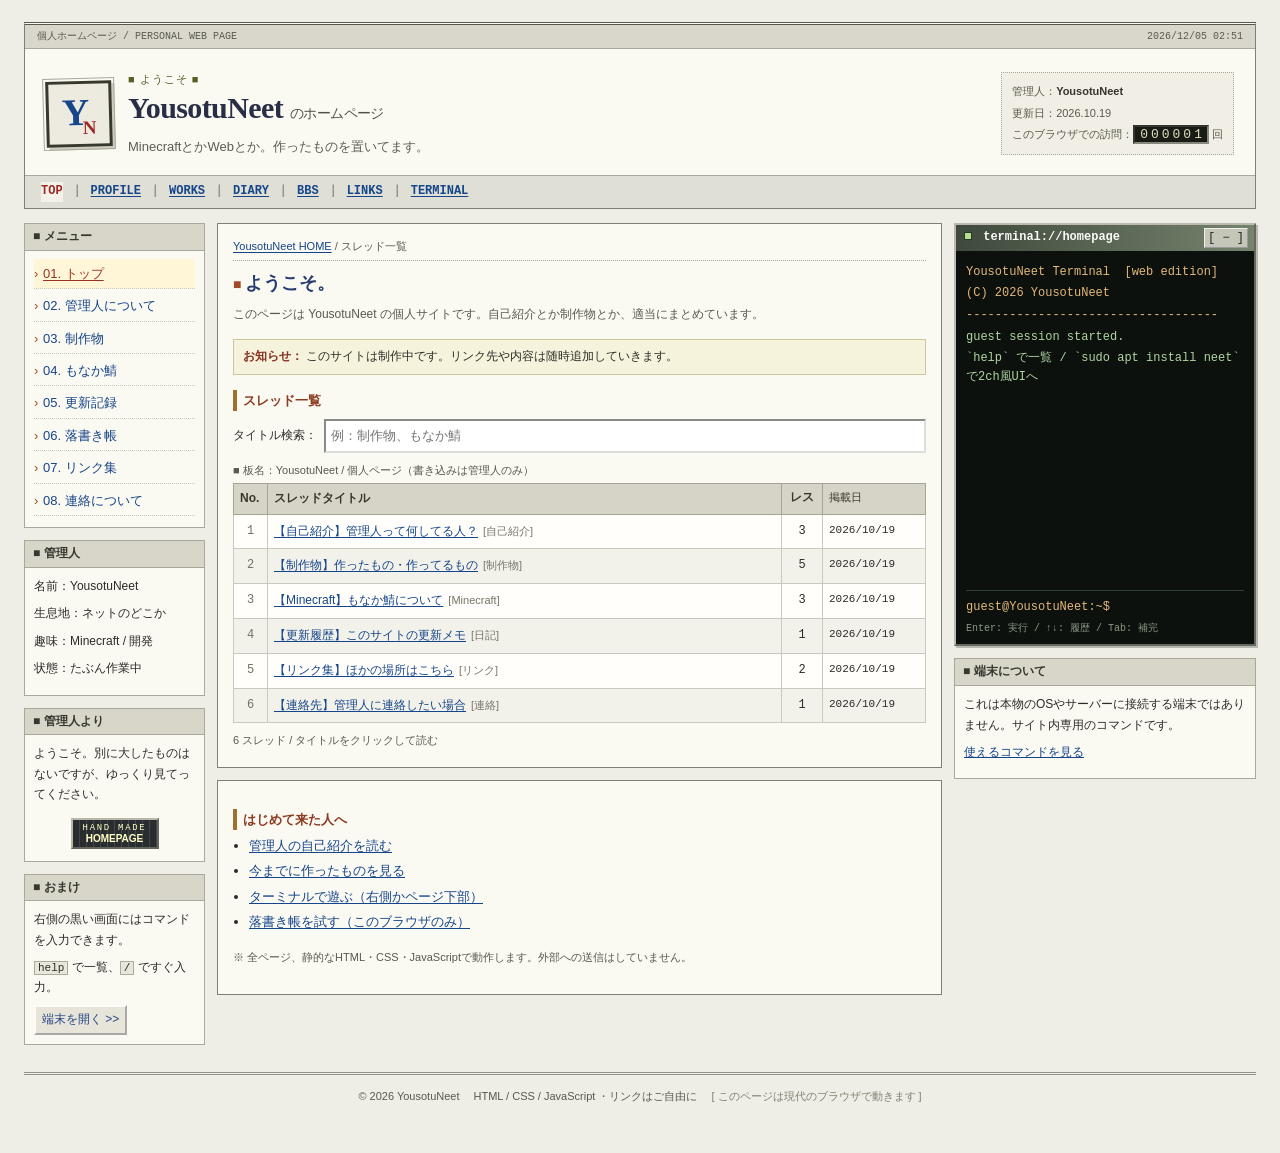
<file: index.html>
<!doctype html>
<html lang="ja">
<head>
  <meta charset="utf-8">
  <meta name="viewport" content="width=device-width, initial-scale=1">
  <meta name="theme-color" content="#edeae0">
  <meta name="description" content="YousotuNeet の個人ホームページ。Minecraft、制作物、雑記など。">
  <title>YousotuNeet's Home Page</title>
  <link rel="icon" href="assets/favicon.svg" type="image/svg+xml">
  <link rel="stylesheet" href="styles.css">
  <script src="data.js" defer></script>
  <script src="app.js" defer></script>
</head>
<body>
  <a class="skip-link" href="#contents">本文へ移動</a>
  <div class="site-shell">
    <header class="masthead">
      <div class="top-notice"><span>個人ホームページ / PERSONAL WEB PAGE</span><span class="clock" id="clock">----/--/-- --:--</span></div>
      <div class="neet-board-header" aria-label="YousotuNeetちゃんねる">
        <div class="neet-board-name">YousotuNeetちゃんねる</div>
        <div class="neet-board-tagline">～ 管理人の趣味と制作物を勝手に語る板 ～</div>
        <p>ここは YousotuNeet の個人サイトです。実際の2chとは無関係です。</p>
      </div>
      <div class="title-row">
        <div class="title-main">
          <div class="site-stamp" aria-hidden="true">Y<span>N</span></div>
          <div>
            <p class="micro">■ ようこそ ■</p>
            <h1>YousotuNeet <span class="title-suffix">のホームページ</span></h1>
            <p class="description" id="site-description">MinecraftとかWebとか。作ったものを置いてます。</p>
          </div>
        </div>
        <div class="header-meta">
          <div>管理人：<strong>YousotuNeet</strong></div>
          <div>更新日：<time id="site-updated">2026.10.19</time></div>
          <div>このブラウザでの訪問：<output id="visit-counter">000001</output> 回</div>
        </div>
      </div>
      <nav class="top-links" aria-label="上部ナビゲーション">
        <a href="#home">TOP</a><span>｜</span>
        <a href="#thread/profile">PROFILE</a><span>｜</span>
        <a href="#thread/works">WORKS</a><span>｜</span>
        <a href="#thread/log">DIARY</a><span>｜</span>
        <a href="#guestbook">BBS</a><span>｜</span>
        <a href="#thread/links">LINKS</a><span>｜</span>
        <a href="#terminal-column">TERMINAL</a>
      </nav>
    </header>

    <div class="page-grid">
      <aside class="sidebar" aria-label="サイトメニュー">
        <section class="side-box">
          <h2>■ メニュー</h2>
          <ul class="folder-menu">
            <li><a href="#home">01. トップ</a></li>
            <li><a href="#thread/profile">02. 管理人について</a></li>
            <li><a href="#thread/works">03. 制作物</a></li>
            <li><a href="#thread/monaka">04. もなか鯖</a></li>
            <li><a href="#thread/log">05. 更新記録</a></li>
            <li><a href="#guestbook">06. 落書き帳</a></li>
            <li><a href="#thread/links">07. リンク集</a></li>
            <li><a href="#thread/contact">08. 連絡について</a></li>
          </ul>
        </section>
        <section class="side-box mini-profile">
          <h2>■ 管理人</h2>
          <p>名前：YousotuNeet</p>
          <p>生息地：ネットのどこか</p>
          <p>趣味：Minecraft / 開発</p>
          <p>状態：たぶん作業中</p>
        </section>
        <section class="side-box">
          <h2>■ 管理人より</h2>
          <p>ようこそ。別に大したものはないですが、ゆっくり見てってください。</p>
          <div class="retro-banner" aria-label="HTML 直書き風のホームページ"><span>HAND MADE</span><strong>HOMEPAGE</strong></div>
        </section>
        <section class="side-box shell-tip">
          <h2>■ おまけ</h2>
          <p>右側の黒い画面にはコマンドを入力できます。</p>
          <p><kbd>help</kbd> で一覧、<kbd>/</kbd> ですぐ入力。</p>
          <button id="focus-terminal" class="old-button" type="button">端末を開く &gt;&gt;</button>
        </section>
      </aside>

      <main id="contents" class="main-content" tabindex="-1">
        <div id="view" aria-live="polite"></div>
      </main>

      <aside class="terminal-column" id="terminal-column" aria-label="ターミナル">
        <div class="terminal-outer">
          <div class="terminal-titlebar">
            <span><span class="indicator" aria-hidden="true"></span> terminal://homepage</span>
            <button type="button" id="terminal-toggle" aria-expanded="true" aria-controls="terminal-inner">[ − ]</button>
          </div>
          <div class="terminal-inner" id="terminal-inner">
            <div id="terminal-output" class="terminal-output" role="log" aria-live="polite" aria-relevant="additions"></div>
            <form class="terminal-prompt" id="terminal-form" autocomplete="off">
              <label for="terminal-input">guest@YousotuNeet:~$</label>
              <input id="terminal-input" type="text" spellcheck="false" autocapitalize="off" autocomplete="off" aria-label="コマンドを入力" maxlength="200">
            </form>
            <div class="terminal-hint">Enter: 実行 / ↑↓: 履歴 / Tab: 補完</div>
          </div>
        </div>
        <div class="side-box about-terminal">
          <h2>■ 端末について</h2>
          <p>これは本物のOSやサーバーに接続する端末ではありません。サイト内専用のコマンドです。</p>
          <p><button class="link-button" id="terminal-help" type="button">使えるコマンドを見る</button></p>
        </div>
      </aside>
    </div>

    <footer class="site-footer">
      <span>© <span id="copyright-year">2026</span> YousotuNeet</span>
      <span>HTML / CSS / JavaScript ・リンクはご自由に</span>
      <span class="footer-glyph">[ このページは現代のブラウザで動きます ]</span>
    </footer>
  </div>
</body>
</html>
</file>
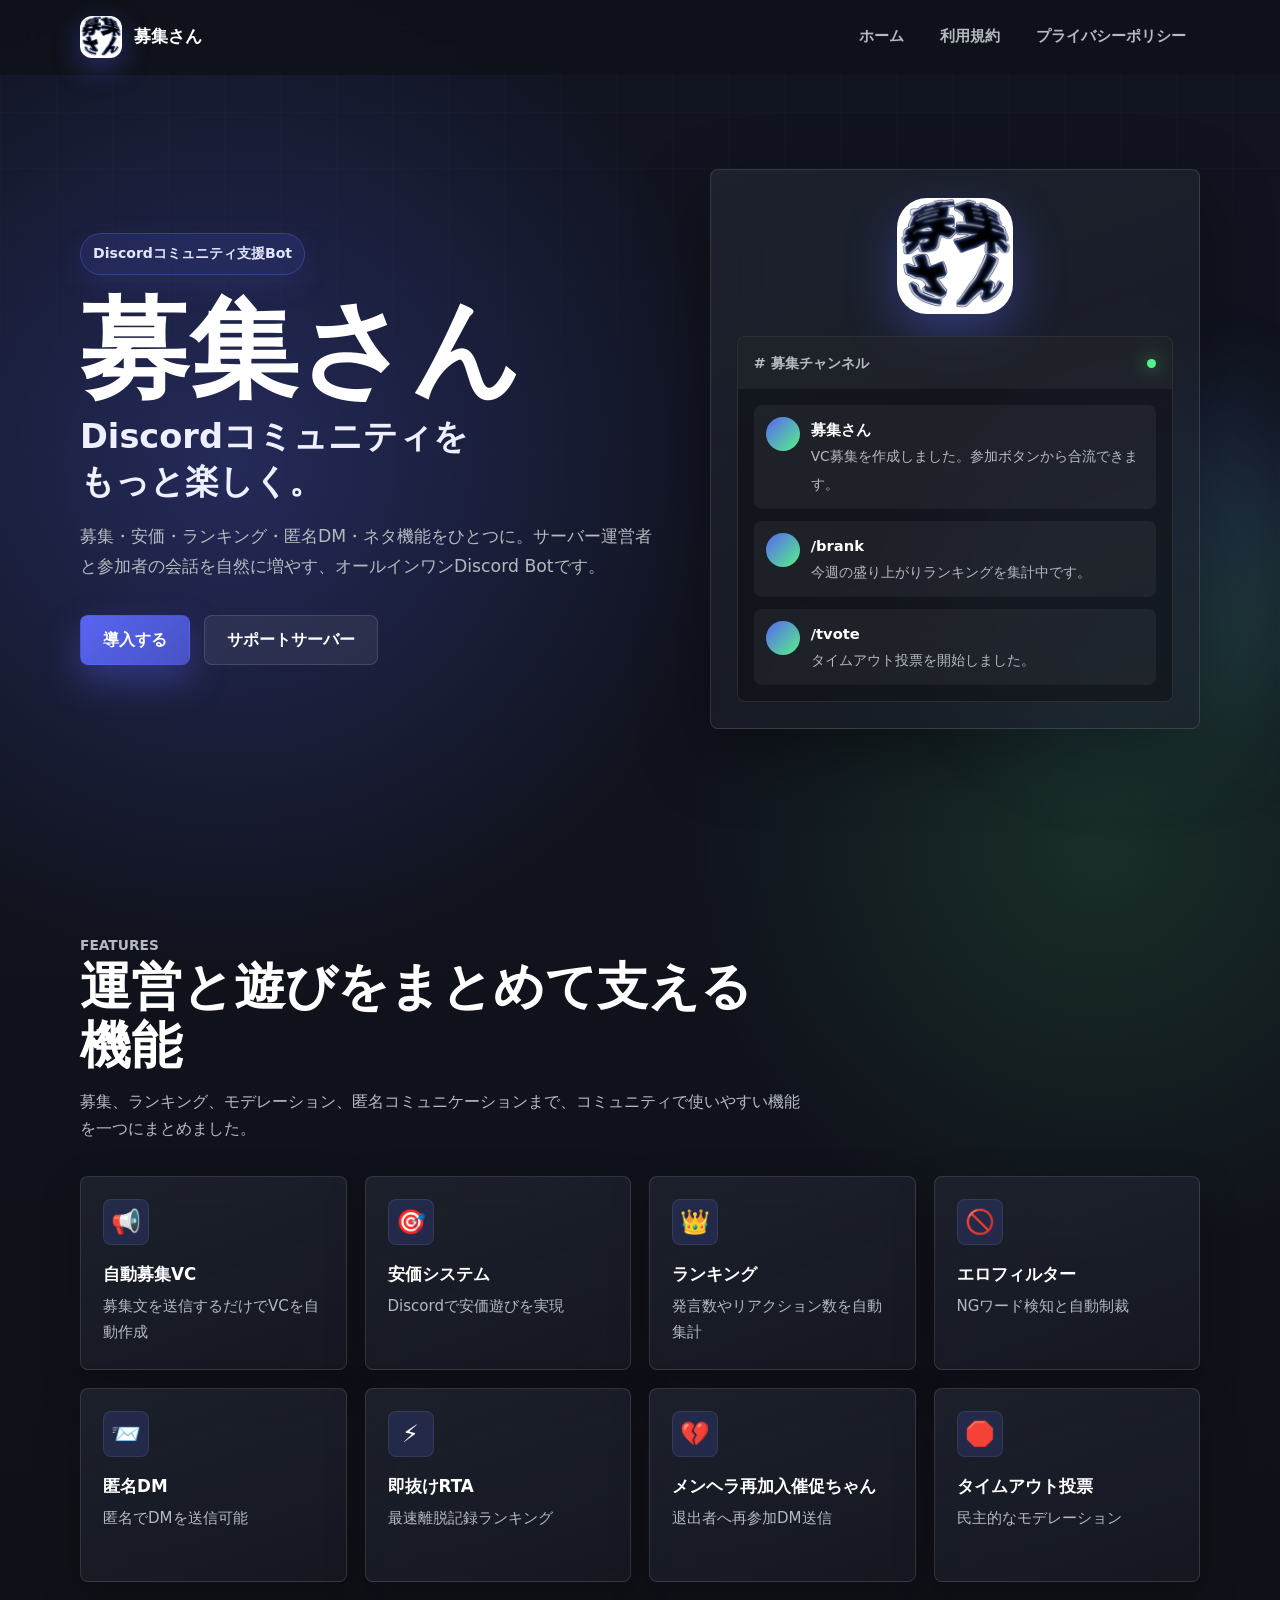
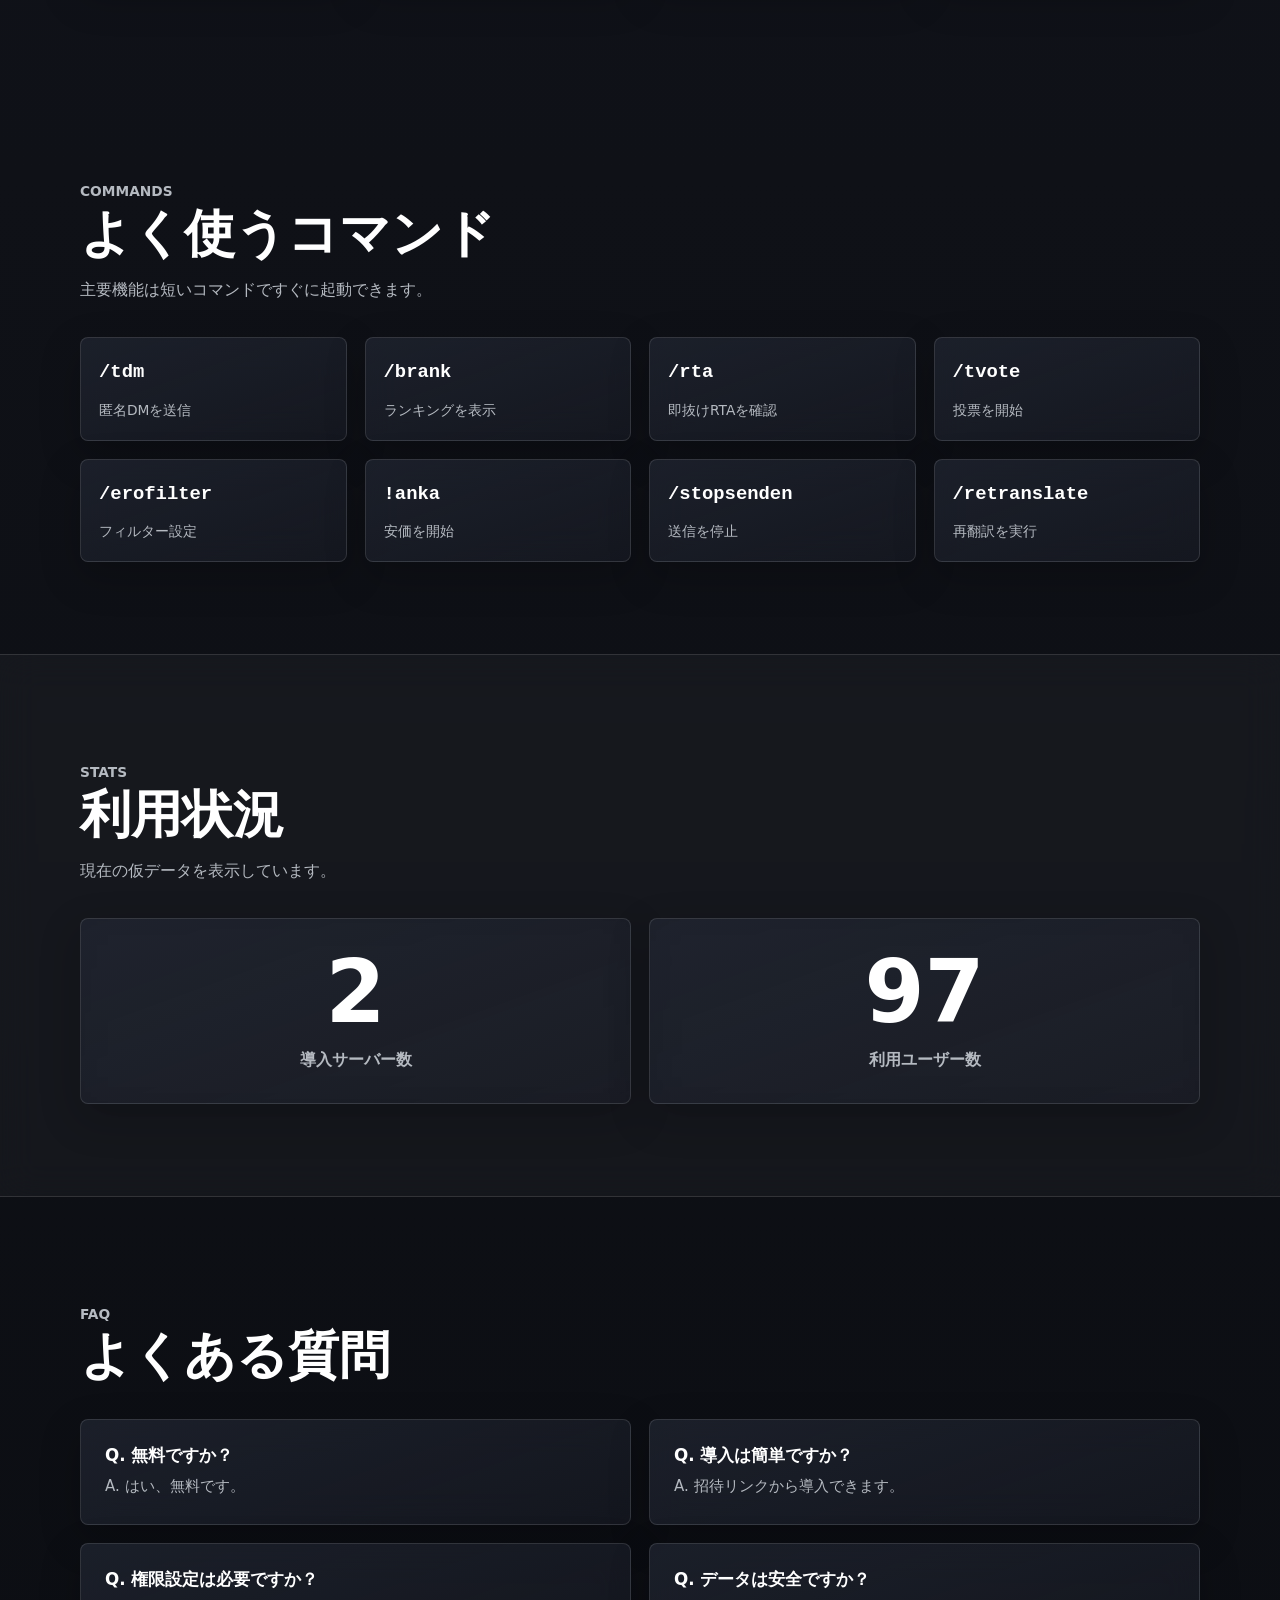
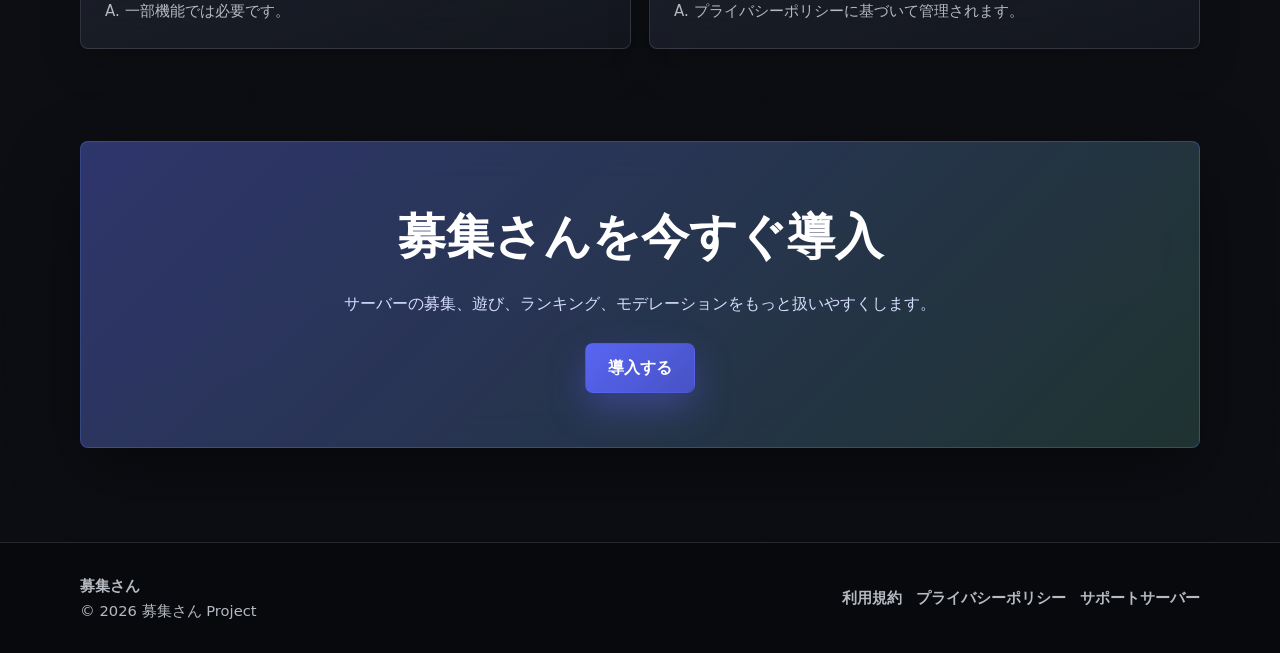
<file: boshusan/index.html>
<!DOCTYPE html>
<html lang="ja">
<head>
  <meta charset="UTF-8">
  <meta name="viewport" content="width=device-width, initial-scale=1.0">
  <title>募集さん | Discordコミュニティ支援Bot</title>
  <meta name="description" content="募集さんは、募集・安価・ランキング・匿名DM・ネタ機能まで搭載したオールインワンDiscord Botです。Discordコミュニティをもっと楽しく運営できます。">
  <meta name="keywords" content="募集さん,Discord Bot,Discord,募集,安価,ランキング,匿名DM,モデレーション,コミュニティ運営">
  <meta name="theme-color" content="#5865F2">
  <meta name="robots" content="index, follow">
  <link rel="canonical" href="./">
  <link rel="icon" href="assets/favicon.ico">
  <link rel="apple-touch-icon" href="assets/logo.png">
  <meta property="og:type" content="website">
  <meta property="og:title" content="募集さん | Discordコミュニティ支援Bot">
  <meta property="og:description" content="Discordコミュニティをもっと楽しく。募集・安価・ランキング・匿名DM・ネタ機能まで搭載。">
  <meta property="og:url" content="./">
  <meta property="og:image" content="assets/logo.png">
  <meta property="og:site_name" content="募集さん">
  <meta name="twitter:card" content="summary">
  <meta name="twitter:title" content="募集さん | Discordコミュニティ支援Bot">
  <meta name="twitter:description" content="募集・安価・ランキング・匿名DM・ネタ機能をひとつに。">
  <meta name="twitter:image" content="assets/logo.png">
  <script type="application/ld+json">
  {
    "@context": "https://schema.org",
    "@type": "SoftwareApplication",
    "name": "募集さん",
    "applicationCategory": "CommunicationApplication",
    "operatingSystem": "Discord",
    "description": "募集・安価・ランキング・匿名DM・ネタ機能まで搭載したオールインワンDiscord Bot。",
    "offers": {
      "@type": "Offer",
      "price": "0",
      "priceCurrency": "JPY"
    },
    "url": "./",
    "image": "assets/logo.png"
  }
  </script>
  <style>
    :root {
      --primary: #5865F2;
      --secondary: #4752C4;
      --background: #0f1117;
      --card: #1a1d27;
      --card2: #202531;
      --text: #ffffff;
      --text-muted: #b5bac1;
      --success: #57F287;
      --danger: #ED4245;
      --border: rgba(255, 255, 255, 0.12);
      --shadow: 0 24px 70px rgba(0, 0, 0, 0.38);
      --max: 1120px;
    }

    * {
      box-sizing: border-box;
    }

    html {
      scroll-behavior: smooth;
    }

    body {
      margin: 0;
      min-height: 100vh;
      font-family: "Hiragino Kaku Gothic ProN", "Yu Gothic", "Meiryo", system-ui, -apple-system, BlinkMacSystemFont, "Segoe UI", sans-serif;
      color: var(--text);
      background:
        radial-gradient(circle at 18% 12%, rgba(88, 101, 242, 0.28), transparent 32rem),
        radial-gradient(circle at 86% 22%, rgba(87, 242, 135, 0.12), transparent 26rem),
        linear-gradient(180deg, #111421 0%, var(--background) 46%, #0b0d12 100%);
      line-height: 1.7;
      overflow-x: hidden;
    }

    body::before {
      content: "";
      position: fixed;
      inset: 0;
      pointer-events: none;
      background-image:
        linear-gradient(rgba(255, 255, 255, 0.025) 1px, transparent 1px),
        linear-gradient(90deg, rgba(255, 255, 255, 0.025) 1px, transparent 1px);
      background-size: 56px 56px;
      mask-image: linear-gradient(to bottom, rgba(0, 0, 0, 0.8), transparent 78%);
      z-index: -1;
    }

    a {
      color: inherit;
      text-decoration: none;
    }

    img {
      display: block;
      max-width: 100%;
    }

    .skip-link {
      position: fixed;
      top: 12px;
      left: 12px;
      z-index: 999;
      transform: translateY(-140%);
      padding: 10px 14px;
      border-radius: 8px;
      background: var(--primary);
      color: #fff;
      transition: transform 0.2s ease;
    }

    .skip-link:focus {
      transform: translateY(0);
    }

    .site-header {
      position: fixed;
      top: 0;
      left: 0;
      right: 0;
      z-index: 100;
      border-bottom: 1px solid transparent;
      background: rgba(15, 17, 23, 0.72);
      backdrop-filter: blur(18px);
      transition: border-color 0.25s ease, background 0.25s ease, box-shadow 0.25s ease;
    }

    .site-header.is-scrolled {
      border-color: var(--border);
      background: rgba(15, 17, 23, 0.9);
      box-shadow: 0 10px 30px rgba(0, 0, 0, 0.22);
    }

    .nav {
      width: min(100% - 32px, var(--max));
      height: 74px;
      margin: 0 auto;
      display: flex;
      align-items: center;
      justify-content: space-between;
      gap: 20px;
    }

    .brand {
      display: inline-flex;
      align-items: center;
      gap: 12px;
      font-weight: 800;
      font-size: 1.08rem;
      letter-spacing: 0;
    }

    .brand img {
      width: 42px;
      height: 42px;
      border-radius: 12px;
      box-shadow: 0 10px 28px rgba(88, 101, 242, 0.35);
    }

    .nav-links {
      display: flex;
      align-items: center;
      gap: 8px;
    }

    .nav-links a {
      padding: 10px 14px;
      border-radius: 8px;
      color: var(--text-muted);
      font-weight: 700;
      font-size: 0.94rem;
      transition: color 0.2s ease, background 0.2s ease, transform 0.2s ease;
    }

    .nav-links a:hover,
    .nav-links a:focus-visible {
      color: var(--text);
      background: rgba(255, 255, 255, 0.08);
      transform: translateY(-1px);
      outline: none;
    }

    .menu-toggle {
      display: none;
      width: 44px;
      height: 44px;
      border: 1px solid var(--border);
      border-radius: 8px;
      background: rgba(255, 255, 255, 0.06);
      color: var(--text);
      cursor: pointer;
    }

    .menu-toggle span {
      display: block;
      width: 20px;
      height: 2px;
      margin: 5px auto;
      border-radius: 999px;
      background: currentColor;
      transition: transform 0.2s ease, opacity 0.2s ease;
    }

    .menu-toggle[aria-expanded="true"] span:nth-child(1) {
      transform: translateY(7px) rotate(45deg);
    }

    .menu-toggle[aria-expanded="true"] span:nth-child(2) {
      opacity: 0;
    }

    .menu-toggle[aria-expanded="true"] span:nth-child(3) {
      transform: translateY(-7px) rotate(-45deg);
    }

    main {
      overflow: hidden;
    }

    .section {
      width: min(100% - 32px, var(--max));
      margin: 0 auto;
      padding: 92px 0;
    }

    .hero {
      position: relative;
      width: min(100% - 32px, var(--max));
      min-height: 92vh;
      margin: 0 auto;
      padding: 150px 0 80px;
      display: grid;
      grid-template-columns: minmax(0, 1.08fr) minmax(300px, 0.92fr);
      align-items: center;
      gap: 54px;
    }

    .hero::after {
      content: "";
      position: absolute;
      right: -120px;
      bottom: 80px;
      width: 360px;
      height: 360px;
      border-radius: 50%;
      background: linear-gradient(135deg, rgba(88, 101, 242, 0.35), rgba(87, 242, 135, 0.18));
      filter: blur(55px);
      opacity: 0.75;
      z-index: -1;
      transform: translateY(var(--parallax, 0));
    }

    .hero-badge {
      display: inline-flex;
      align-items: center;
      gap: 9px;
      padding: 8px 12px;
      border: 1px solid rgba(88, 101, 242, 0.38);
      border-radius: 999px;
      background: rgba(88, 101, 242, 0.14);
      color: #e1e5ff;
      font-weight: 800;
      font-size: 0.88rem;
      box-shadow: 0 10px 30px rgba(88, 101, 242, 0.14);
    }

    .hero h1 {
      margin: 22px 0 10px;
      font-size: clamp(3.4rem, 9vw, 6.8rem);
      line-height: 0.98;
      letter-spacing: 0;
    }

    .hero h2 {
      margin: 0 0 18px;
      font-size: clamp(1.24rem, 3vw, 2.1rem);
      line-height: 1.35;
      color: #eef0ff;
      letter-spacing: 0;
    }

    .keep {
      display: inline-block;
    }

    .hero p {
      max-width: 660px;
      margin: 0;
      color: var(--text-muted);
      font-size: 1.08rem;
    }

    .hero-actions {
      display: flex;
      flex-wrap: wrap;
      gap: 14px;
      margin-top: 34px;
    }

    .button {
      display: inline-flex;
      align-items: center;
      justify-content: center;
      min-height: 50px;
      padding: 0 22px;
      border: 1px solid transparent;
      border-radius: 8px;
      font-weight: 800;
      color: #fff;
      transition: transform 0.22s ease, box-shadow 0.22s ease, background 0.22s ease, border-color 0.22s ease;
    }

    .button.primary {
      background: linear-gradient(135deg, var(--primary), var(--secondary));
      box-shadow: 0 16px 36px rgba(88, 101, 242, 0.36);
    }

    .button.secondary {
      border-color: var(--border);
      background: rgba(255, 255, 255, 0.07);
      backdrop-filter: blur(14px);
    }

    .button:hover,
    .button:focus-visible {
      transform: translateY(-3px);
      box-shadow: 0 20px 42px rgba(88, 101, 242, 0.28);
      outline: none;
    }

    .hero-panel {
      position: relative;
      padding: 26px;
      border: 1px solid var(--border);
      border-radius: 8px;
      background: linear-gradient(160deg, rgba(32, 37, 49, 0.78), rgba(26, 29, 39, 0.58));
      box-shadow: var(--shadow);
      backdrop-filter: blur(22px);
      transform: translateY(var(--panel-offset, 0));
    }

    .hero-logo {
      width: 116px;
      height: 116px;
      margin: 2px auto 22px;
      border-radius: 30px;
      box-shadow: 0 20px 50px rgba(88, 101, 242, 0.38);
    }

    .mock-card {
      border: 1px solid rgba(255, 255, 255, 0.1);
      border-radius: 8px;
      background: rgba(15, 17, 23, 0.6);
      overflow: hidden;
    }

    .mock-head {
      display: flex;
      align-items: center;
      justify-content: space-between;
      padding: 14px 16px;
      background: rgba(255, 255, 255, 0.05);
      color: var(--text-muted);
      font-size: 0.9rem;
      font-weight: 800;
    }

    .mock-dot {
      width: 9px;
      height: 9px;
      border-radius: 50%;
      background: var(--success);
      box-shadow: 0 0 18px rgba(87, 242, 135, 0.8);
    }

    .mock-body {
      display: grid;
      gap: 12px;
      padding: 16px;
    }

    .mock-line {
      display: flex;
      gap: 11px;
      align-items: flex-start;
      padding: 12px;
      border-radius: 8px;
      background: rgba(255, 255, 255, 0.05);
    }

    .mock-avatar {
      width: 34px;
      height: 34px;
      flex: 0 0 34px;
      border-radius: 50%;
      background: linear-gradient(135deg, var(--primary), var(--success));
    }

    .mock-text strong {
      display: block;
      font-size: 0.92rem;
    }

    .mock-text span {
      color: var(--text-muted);
      font-size: 0.86rem;
    }

    .section-title {
      max-width: 720px;
      margin-bottom: 34px;
    }

    .eyebrow {
      margin: 0 0 8px;
      color: var(--success);
      font-size: 0.86rem;
      font-weight: 900;
      letter-spacing: 0;
      text-transform: uppercase;
    }

    .section-title h2 {
      margin: 0;
      font-size: clamp(2rem, 5vw, 3.2rem);
      line-height: 1.14;
      letter-spacing: 0;
    }

    .section-title p {
      margin: 14px 0 0;
      color: var(--text-muted);
    }

    .grid {
      display: grid;
      gap: 18px;
    }

    .features {
      grid-template-columns: repeat(4, minmax(0, 1fr));
    }

    .commands {
      grid-template-columns: repeat(4, minmax(0, 1fr));
    }

    .card,
    .command-card,
    .faq-item,
    .stat {
      border: 1px solid var(--border);
      border-radius: 8px;
      background: linear-gradient(160deg, rgba(32, 37, 49, 0.76), rgba(26, 29, 39, 0.58));
      box-shadow: 0 14px 40px rgba(0, 0, 0, 0.22);
      backdrop-filter: blur(18px);
    }

    .card {
      min-height: 194px;
      padding: 22px;
      transition: transform 0.22s ease, border-color 0.22s ease, background 0.22s ease;
    }

    .card:hover {
      transform: translateY(-6px);
      border-color: rgba(88, 101, 242, 0.52);
      background: linear-gradient(160deg, rgba(88, 101, 242, 0.2), rgba(32, 37, 49, 0.68));
    }

    .icon {
      width: 46px;
      height: 46px;
      display: grid;
      place-items: center;
      margin-bottom: 18px;
      border-radius: 8px;
      background: rgba(88, 101, 242, 0.16);
      font-size: 1.5rem;
      box-shadow: inset 0 0 0 1px rgba(255, 255, 255, 0.08);
    }

    .card h3,
    .faq-item h3 {
      margin: 0 0 8px;
      font-size: 1.05rem;
      line-height: 1.35;
      letter-spacing: 0;
    }

    .card p,
    .faq-item p {
      margin: 0;
      color: var(--text-muted);
      font-size: 0.94rem;
    }

    .command-card {
      min-height: 96px;
      padding: 18px;
      display: flex;
      flex-direction: column;
      justify-content: space-between;
      gap: 10px;
      transition: transform 0.22s ease, border-color 0.22s ease;
    }

    .command-card:hover {
      transform: translateY(-5px);
      border-color: rgba(87, 242, 135, 0.48);
    }

    .command-card code {
      color: #fff;
      font-size: 1.18rem;
      font-weight: 900;
      letter-spacing: 0;
    }

    .command-card span {
      color: var(--text-muted);
      font-size: 0.86rem;
    }

    .stats-band {
      width: 100%;
      border-top: 1px solid var(--border);
      border-bottom: 1px solid var(--border);
      background: rgba(255, 255, 255, 0.035);
      backdrop-filter: blur(18px);
    }

    .stats {
      grid-template-columns: repeat(2, minmax(0, 1fr));
    }

    .stat {
      padding: 30px;
      text-align: center;
    }

    .stat strong {
      display: block;
      font-size: clamp(3rem, 9vw, 5.4rem);
      line-height: 1;
      color: #fff;
      letter-spacing: 0;
    }

    .stat span {
      display: block;
      margin-top: 10px;
      color: var(--text-muted);
      font-weight: 800;
    }

    .faq {
      grid-template-columns: repeat(2, minmax(0, 1fr));
    }

    .faq-item {
      padding: 24px;
    }

    .cta {
      width: min(100% - 32px, var(--max));
      margin: 0 auto 94px;
      padding: 54px 28px;
      text-align: center;
      border: 1px solid rgba(88, 101, 242, 0.4);
      border-radius: 8px;
      background:
        linear-gradient(135deg, rgba(88, 101, 242, 0.34), rgba(87, 242, 135, 0.1)),
        rgba(32, 37, 49, 0.7);
      box-shadow: var(--shadow);
      backdrop-filter: blur(20px);
    }

    .cta h2 {
      margin: 0 0 12px;
      font-size: clamp(1.9rem, 5vw, 3rem);
      letter-spacing: 0;
    }

    .cta p {
      margin: 0 auto 26px;
      max-width: 620px;
      color: #d7dcff;
    }

    .site-footer {
      border-top: 1px solid var(--border);
      background: rgba(7, 8, 12, 0.58);
    }

    .footer-inner {
      width: min(100% - 32px, var(--max));
      margin: 0 auto;
      padding: 30px 0;
      display: flex;
      align-items: center;
      justify-content: space-between;
      gap: 18px;
      color: var(--text-muted);
      font-size: 0.92rem;
    }

    .footer-links {
      display: flex;
      flex-wrap: wrap;
      gap: 14px;
      justify-content: flex-end;
    }

    .footer-links a {
      font-weight: 800;
      transition: color 0.2s ease;
    }

    .footer-links a:hover,
    .footer-links a:focus-visible {
      color: #fff;
      outline: none;
    }

    .reveal {
      opacity: 0;
      transform: translateY(28px);
      transition: opacity 0.7s ease, transform 0.7s ease;
    }

    .reveal.is-visible {
      opacity: 1;
      transform: translateY(0);
    }

    @media (prefers-reduced-motion: reduce) {
      *,
      *::before,
      *::after {
        scroll-behavior: auto !important;
        transition-duration: 0.01ms !important;
        animation-duration: 0.01ms !important;
        animation-iteration-count: 1 !important;
      }

      .reveal {
        opacity: 1;
        transform: none;
      }
    }

    @media (max-width: 980px) {
      .hero {
        grid-template-columns: 1fr;
        min-height: auto;
        padding-top: 132px;
      }

      .hero-panel {
        max-width: 520px;
      }

      .features,
      .commands {
        grid-template-columns: repeat(2, minmax(0, 1fr));
      }
    }

    @media (max-width: 720px) {
      .nav {
        height: 66px;
      }

      .menu-toggle {
        display: block;
      }

      .nav-links {
        position: fixed;
        top: 66px;
        left: 16px;
        right: 16px;
        display: grid;
        gap: 6px;
        padding: 12px;
        border: 1px solid var(--border);
        border-radius: 8px;
        background: rgba(15, 17, 23, 0.96);
        box-shadow: var(--shadow);
        transform: translateY(-12px);
        opacity: 0;
        pointer-events: none;
        transition: opacity 0.2s ease, transform 0.2s ease;
      }

      .nav-links.is-open {
        transform: translateY(0);
        opacity: 1;
        pointer-events: auto;
      }

      .nav-links a {
        padding: 13px 12px;
      }

      .section {
        padding: 70px 0;
      }

      .hero {
        padding: 112px 0 58px;
        gap: 34px;
      }

      .hero-actions {
        display: grid;
      }

      .button {
        width: 100%;
      }

      .features,
      .commands,
      .stats,
      .faq {
        grid-template-columns: 1fr;
      }

      .footer-inner {
        align-items: flex-start;
        flex-direction: column;
      }

      .footer-links {
        justify-content: flex-start;
      }
    }

    @media (max-width: 430px) {
      .brand span {
        font-size: 1rem;
      }

      .hero h1 {
        font-size: 3.2rem;
      }

      .hero-panel {
        padding: 18px;
      }
    }
  </style>
</head>
<body>
  <a class="skip-link" href="#main">本文へ移動</a>
  <header class="site-header" data-header>
    <nav class="nav" aria-label="グローバルナビゲーション">
      <a class="brand" href="index.html" aria-label="募集さん ホーム">
        <img src="assets/logo.png" alt="" width="42" height="42">
        <span>募集さん</span>
      </a>
      <button class="menu-toggle" type="button" aria-label="メニューを開く" aria-controls="nav-links" aria-expanded="false" data-menu-toggle>
        <span></span>
        <span></span>
        <span></span>
      </button>
      <div class="nav-links" id="nav-links" data-nav-links>
        <a href="index.html">ホーム</a>
        <a href="terms.html">利用規約</a>
        <a href="privacy.html">プライバシーポリシー</a>
      </div>
    </nav>
  </header>

  <main id="main">
    <section class="hero" aria-labelledby="hero-title">
      <div class="hero-copy reveal">
        <div class="hero-badge">Discordコミュニティ支援Bot</div>
        <h1 id="hero-title">募集さん</h1>
        <h2><span class="keep">Discordコミュニティを</span><span class="keep">もっと楽しく。</span></h2>
        <p>募集・安価・ランキング・匿名DM・ネタ機能をひとつに。サーバー運営者と参加者の会話を自然に増やす、オールインワンDiscord Botです。</p>
        <div class="hero-actions">
          <a class="button primary" href="https://x.gd/boshu_" rel="noopener noreferrer">導入する</a>
          <a class="button secondary" href="https://dsc.gg/naraku" rel="noopener noreferrer">サポートサーバー</a>
        </div>
      </div>
      <div class="hero-panel reveal" data-parallax-panel>
        <img class="hero-logo" src="assets/logo.png" alt="募集さん ロゴ" width="116" height="116">
        <div class="mock-card" aria-label="Discord上での動作イメージ">
          <div class="mock-head">
            <span># 募集チャンネル</span>
            <span class="mock-dot" aria-hidden="true"></span>
          </div>
          <div class="mock-body">
            <div class="mock-line">
              <div class="mock-avatar" aria-hidden="true"></div>
              <div class="mock-text">
                <strong>募集さん</strong>
                <span>VC募集を作成しました。参加ボタンから合流できます。</span>
              </div>
            </div>
            <div class="mock-line">
              <div class="mock-avatar" aria-hidden="true"></div>
              <div class="mock-text">
                <strong>/brank</strong>
                <span>今週の盛り上がりランキングを集計中です。</span>
              </div>
            </div>
            <div class="mock-line">
              <div class="mock-avatar" aria-hidden="true"></div>
              <div class="mock-text">
                <strong>/tvote</strong>
                <span>タイムアウト投票を開始しました。</span>
              </div>
            </div>
          </div>
        </div>
      </div>
    </section>

    <section class="section" aria-labelledby="features-title">
      <div class="section-title reveal">
        <p class="eyebrow">Features</p>
        <h2 id="features-title">運営と遊びをまとめて支える機能</h2>
        <p>募集、ランキング、モデレーション、匿名コミュニケーションまで、コミュニティで使いやすい機能を一つにまとめました。</p>
      </div>
      <div class="grid features">
        <article class="card reveal"><div class="icon">📢</div><h3>自動募集VC</h3><p>募集文を送信するだけでVCを自動作成</p></article>
        <article class="card reveal"><div class="icon">🎯</div><h3>安価システム</h3><p>Discordで安価遊びを実現</p></article>
        <article class="card reveal"><div class="icon">👑</div><h3>ランキング</h3><p>発言数やリアクション数を自動集計</p></article>
        <article class="card reveal"><div class="icon">🚫</div><h3>エロフィルター</h3><p>NGワード検知と自動制裁</p></article>
        <article class="card reveal"><div class="icon">📨</div><h3>匿名DM</h3><p>匿名でDMを送信可能</p></article>
        <article class="card reveal"><div class="icon">⚡</div><h3>即抜けRTA</h3><p>最速離脱記録ランキング</p></article>
        <article class="card reveal"><div class="icon">💔</div><h3>メンヘラ再加入催促ちゃん</h3><p>退出者へ再参加DM送信</p></article>
        <article class="card reveal"><div class="icon">🛑</div><h3>タイムアウト投票</h3><p>民主的なモデレーション</p></article>
      </div>
    </section>

    <section class="section" aria-labelledby="commands-title">
      <div class="section-title reveal">
        <p class="eyebrow">Commands</p>
        <h2 id="commands-title">よく使うコマンド</h2>
        <p>主要機能は短いコマンドですぐに起動できます。</p>
      </div>
      <div class="grid commands">
        <div class="command-card reveal"><code>/tdm</code><span>匿名DMを送信</span></div>
        <div class="command-card reveal"><code>/brank</code><span>ランキングを表示</span></div>
        <div class="command-card reveal"><code>/rta</code><span>即抜けRTAを確認</span></div>
        <div class="command-card reveal"><code>/tvote</code><span>投票を開始</span></div>
        <div class="command-card reveal"><code>/erofilter</code><span>フィルター設定</span></div>
        <div class="command-card reveal"><code>!anka</code><span>安価を開始</span></div>
        <div class="command-card reveal"><code>/stopsenden</code><span>送信を停止</span></div>
        <div class="command-card reveal"><code>/retranslate</code><span>再翻訳を実行</span></div>
      </div>
    </section>

    <div class="stats-band">
      <section class="section" aria-labelledby="stats-title">
        <div class="section-title reveal">
          <p class="eyebrow">Stats</p>
          <h2 id="stats-title">利用状況</h2>
          <p>現在の仮データを表示しています。</p>
        </div>
        <div class="grid stats">
          <div class="stat reveal">
            <strong data-count="2">0</strong>
            <span>導入サーバー数</span>
          </div>
          <div class="stat reveal">
            <strong data-count="97">0</strong>
            <span>利用ユーザー数</span>
          </div>
        </div>
      </section>
    </div>

    <section class="section" aria-labelledby="faq-title">
      <div class="section-title reveal">
        <p class="eyebrow">FAQ</p>
        <h2 id="faq-title">よくある質問</h2>
      </div>
      <div class="grid faq">
        <article class="faq-item reveal"><h3>Q. 無料ですか？</h3><p>A. はい、無料です。</p></article>
        <article class="faq-item reveal"><h3>Q. 導入は簡単ですか？</h3><p>A. 招待リンクから導入できます。</p></article>
        <article class="faq-item reveal"><h3>Q. 権限設定は必要ですか？</h3><p>A. 一部機能では必要です。</p></article>
        <article class="faq-item reveal"><h3>Q. データは安全ですか？</h3><p>A. プライバシーポリシーに基づいて管理されます。</p></article>
      </div>
    </section>

    <section class="cta reveal" aria-labelledby="cta-title">
      <h2 id="cta-title">募集さんを今すぐ導入</h2>
      <p>サーバーの募集、遊び、ランキング、モデレーションをもっと扱いやすくします。</p>
      <a class="button primary" href="https://x.gd/boshu_" rel="noopener noreferrer">導入する</a>
    </section>
  </main>

  <footer class="site-footer">
    <div class="footer-inner">
      <div>
        <strong>募集さん</strong><br>
        <span>© 2026 募集さん Project</span>
      </div>
      <div class="footer-links">
        <a href="terms.html">利用規約</a>
        <a href="privacy.html">プライバシーポリシー</a>
        <a href="https://dsc.gg/naraku" rel="noopener noreferrer">サポートサーバー</a>
      </div>
    </div>
  </footer>

  <script>
    (() => {
      const header = document.querySelector("[data-header]");
      const toggle = document.querySelector("[data-menu-toggle]");
      const navLinks = document.querySelector("[data-nav-links]");
      const revealTargets = document.querySelectorAll(".reveal");
      const counters = document.querySelectorAll("[data-count]");
      const hero = document.querySelector(".hero");
      const panel = document.querySelector("[data-parallax-panel]");
      let counted = false;

      const setHeader = () => {
        header.classList.toggle("is-scrolled", window.scrollY > 16);
      };

      const closeMenu = () => {
        navLinks.classList.remove("is-open");
        toggle.setAttribute("aria-expanded", "false");
        toggle.setAttribute("aria-label", "メニューを開く");
      };

      toggle.addEventListener("click", () => {
        const isOpen = toggle.getAttribute("aria-expanded") === "true";
        toggle.setAttribute("aria-expanded", String(!isOpen));
        toggle.setAttribute("aria-label", isOpen ? "メニューを開く" : "メニューを閉じる");
        navLinks.classList.toggle("is-open", !isOpen);
      });

      navLinks.querySelectorAll("a").forEach((link) => {
        link.addEventListener("click", closeMenu);
      });

      const animateCounters = () => {
        if (counted) return;
        counted = true;
        counters.forEach((counter) => {
          const target = Number(counter.dataset.count);
          const start = performance.now();
          const duration = 980;

          const tick = (now) => {
            const progress = Math.min((now - start) / duration, 1);
            const eased = 1 - Math.pow(1 - progress, 3);
            counter.textContent = Math.round(target * eased).toLocaleString("ja-JP");
            if (progress < 1) requestAnimationFrame(tick);
          };

          requestAnimationFrame(tick);
        });
      };

      const observer = new IntersectionObserver((entries) => {
        entries.forEach((entry) => {
          if (!entry.isIntersecting) return;
          entry.target.classList.add("is-visible");
          if (entry.target.querySelector("[data-count]")) animateCounters();
          observer.unobserve(entry.target);
        });
      }, { threshold: 0.18, rootMargin: "0px 0px -40px" });

      revealTargets.forEach((target) => observer.observe(target));

      const parallax = () => {
        if (!hero || !panel || window.matchMedia("(prefers-reduced-motion: reduce)").matches) return;
        const rect = hero.getBoundingClientRect();
        const offset = Math.max(-1, Math.min(1, rect.top / window.innerHeight));
        panel.style.setProperty("--panel-offset", `${offset * -16}px`);
        hero.style.setProperty("--parallax", `${offset * 42}px`);
      };

      window.addEventListener("scroll", () => {
        setHeader();
        parallax();
      }, { passive: true });

      window.addEventListener("resize", () => {
        if (window.innerWidth > 720) closeMenu();
      });

      setHeader();
      parallax();
    })();
  </script>
</body>
</html>
</file>
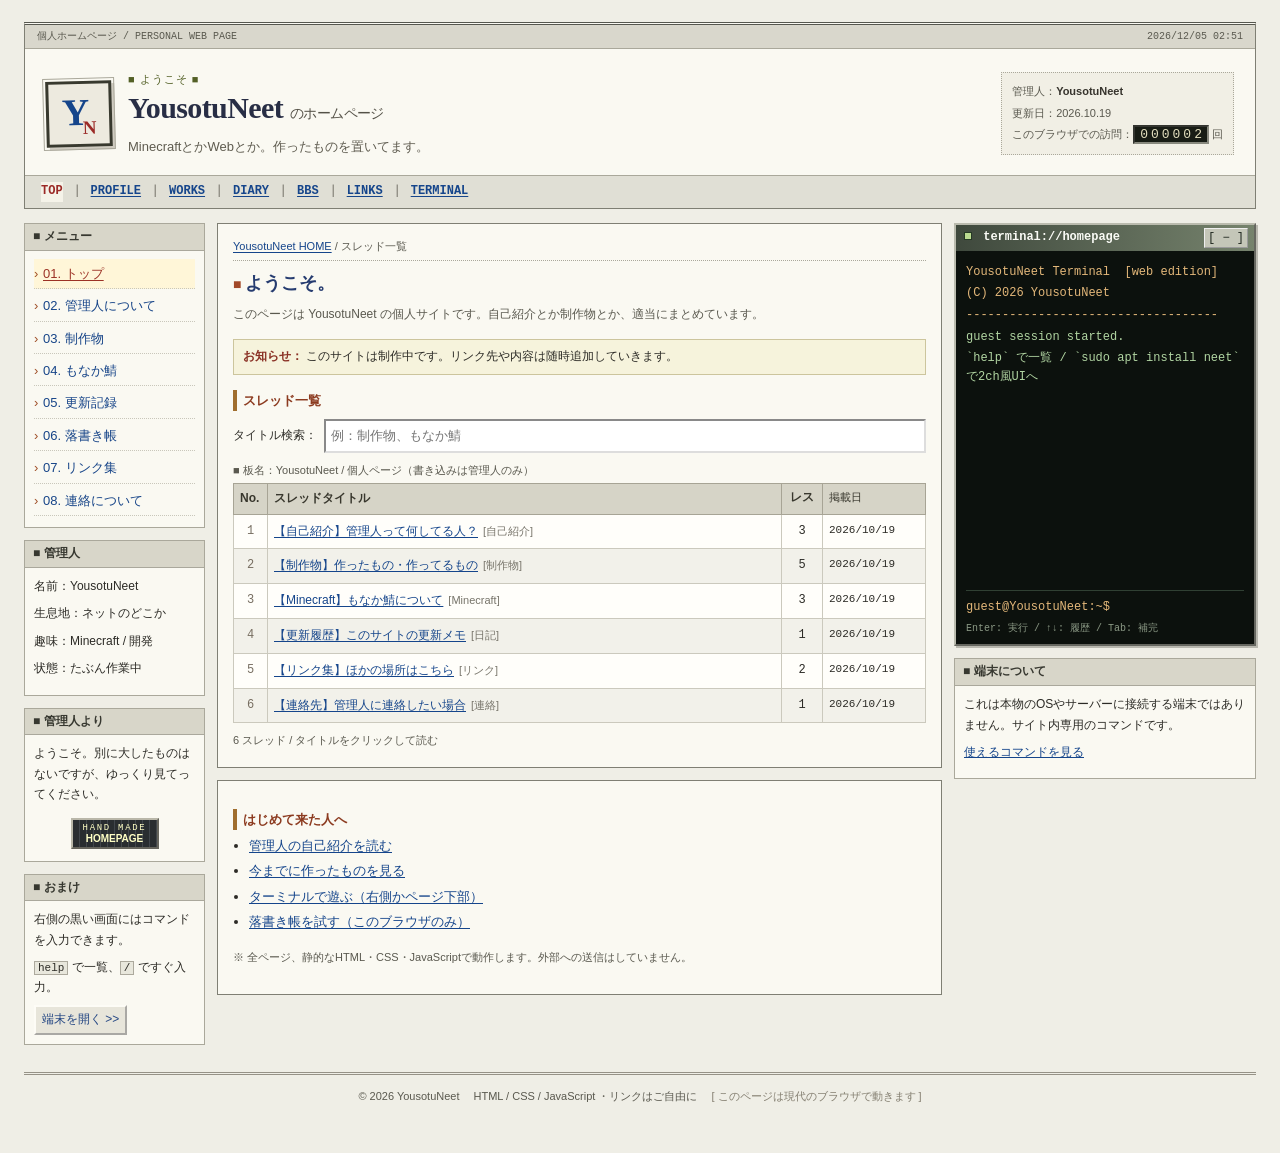
<file: standalone.html>
<!doctype html>
<html lang="ja">
<head>
  <meta charset="utf-8">
  <meta name="viewport" content="width=device-width, initial-scale=1">
  <meta name="theme-color" content="#edeae0">
  <meta name="description" content="YousotuNeet の個人ホームページ。Minecraft、制作物、雑記など。">
  <title>YousotuNeet's Home Page</title>
<style>/* YousotuNeet's Home Page | 2000s BBS + terminal */
:root {
  color-scheme: light;
  --page: #efeee6;
  --paper: #faf9f2;
  --panel: #e8e6dc;
  --ink: #2c2b26;
  --sub: #5a594f;
  --line: #aaa89b;
  --line-strong: #7f7f74;
  --blue: #15458b;
  --visited: #684584;
  --red: #9b2a27;
  --olive: #536026;
  --bar: #d9d8cd;
  --term-bg: #0c110d;
  --term-fg: #b1d5a2;
  --term-accent: #e4b87a;
  --term-muted: #8b9985;
}
* { box-sizing: border-box; }
html { scroll-behavior: smooth; }
body {
  margin: 0; background: var(--page); color: var(--ink);
  font: 13px/1.65 Verdana, "MS PGothic", "ＭＳ Ｐゴシック", Osaka, sans-serif;
}
a { color: var(--blue); text-decoration: underline; text-underline-offset: 2px; }
a:visited { color: var(--visited); }
a:hover { color: #c43826; background: #fffbda; }
button,input,textarea { font: inherit; }
button { cursor: pointer; }
button:disabled { cursor: not-allowed; opacity: .6; }
:focus-visible { outline: 2px solid #cc4c1d; outline-offset: 3px; }
.skip-link { position: absolute; left: 8px; top: -80px; background: white; z-index: 10; padding: 6px 10px; }
.skip-link:focus { top: 8px; }
.site-shell { width: min(1270px, calc(100% - 48px)); margin: 22px auto 36px; }
.masthead { background: var(--paper); border: 1px solid var(--line-strong); border-top: 3px double #56574f; }
.top-notice { padding: 2px 12px; display: flex; justify-content: space-between; gap: 12px; border-bottom: 1px solid var(--line); font: 10px/1.9 monospace; color: var(--sub); background: #d9d7cc; }
.clock { font-variant-numeric: tabular-nums; }
.title-row { padding: 21px 21px 18px; display: flex; justify-content: space-between; align-items: center; gap: 25px; }
.title-main { display: flex; align-items: center; gap: 16px; min-width: 0; }
.site-stamp { border: 3px solid #38392e; outline: 1px solid var(--line); outline-offset: 2px; box-shadow: 3px 3px 0 #cfcbc0; color: var(--blue); font: 900 38px/.95 Georgia, serif; width: 66px; height: 66px; text-align: center; padding-top: 10px; flex: none; background: #edeadf; transform: rotate(-1.5deg); }
.site-stamp span { color: var(--red); font-size: 19px; vertical-align: sub; margin-left: -7px; }
.micro { margin: 0 0 1px; letter-spacing: 1px; color: var(--olive); font-size: 11px; }
h1 { font-family: Georgia, "MS PGothic", serif; font-size: clamp(22px, 2.35vw, 30px); color: #282e45; line-height: 1.25; letter-spacing: -.6px; margin: 0; }
.title-suffix { color: #545147; font: 500 14px/1.2 "MS PGothic", sans-serif; white-space: nowrap; }
.description { margin: 9px 0 0; color: #5f5c50; }
.header-meta { color: var(--sub); font-size: 11px; min-width: 207px; padding: 8px 10px; line-height: 1.95; background: #f1efe5; border: 1px dotted var(--line); white-space: nowrap; }
.header-meta strong { color: #37342d; }
#visit-counter { background: #181c15; color: #e3dfbe; letter-spacing: 3px; font: 13px/1.5 "Courier New", monospace; border: 2px inset #88897e; padding: 0 2px 0 5px; }
.top-links { background: #e0dfd5; padding: 6px 16px; border-top: 1px solid var(--line); display: flex; gap: 8px; flex-wrap: wrap; font-family: Georgia, monospace; font-size: 12px; font-weight: 700; }
.top-links span { color: #88867d; }
.top-links a[aria-current="page"] { color: var(--red); background: #f5f3e9; text-decoration: none; }
.page-grid { display: grid; grid-template-columns: 181px minmax(0, 1fr) 302px; align-items: start; gap: 12px; margin-top: 14px; }
.sidebar, .terminal-column { min-width: 0; }
.side-box { border: 1px solid var(--line); background: var(--paper); margin-bottom: 12px; padding: 0 9px 9px; }
.side-box h2 { font-size: 12px; font-weight: 700; color: #373830; margin: 0 -9px 8px; padding: 3px 8px; border-bottom: 1px solid #aaa89c; background: #d8d6c9; }
.side-box p { margin: 7px 0; font-size: 12px; line-height: 1.7; }
.folder-menu { padding: 0; margin: 0; list-style: none; }
.folder-menu li { margin-bottom: 2px; }
.folder-menu a { display: block; padding: 4px 2px 4px 9px; color: #164488; text-decoration: none; border-bottom: 1px dotted #c9c7bb; position: relative; }
.folder-menu a::before { content: "›"; color: #9e4c24; position: absolute; left: 0; }
.folder-menu a:hover,.folder-menu a[aria-current="page"] { background: #fff6d8; color: #9c3225; text-decoration: underline; }
.mini-profile p { overflow-wrap: anywhere; }
.retro-banner { margin: 13px auto 3px; height: 31px; width: 88px; text-align: center; border: 2px outset #b9b7a9; background: repeating-linear-gradient(90deg,#292d30 0,#292d30 6px,#41464b 6px,#41464b 7px); color: #ffffc5; line-height: 1; display: flex; flex-direction: column; align-items: center; justify-content: center; }
.retro-banner span { font: 9px "Courier New", monospace; letter-spacing: 1.7px; }
.retro-banner strong { font: 700 10px Arial,sans-serif; }
kbd { background: #e8e7dc; border: 1px solid #aca99d; padding: 0 3px; font: 11px monospace; }
.old-button { background: #e7e5da; border: 2px outset #fdfcf6; padding: 3px 6px; color: #234683; font-size: 12px; }
.old-button:active { border-style: inset; }
.main-content { min-width: 0; }
.paper { border: 1px solid var(--line-strong); background: var(--paper); padding: 13px 15px 17px; margin-bottom: 12px; }
.location { font-size: 11px; color: var(--sub); margin: 0 0 10px; border-bottom: 1px dotted var(--line); padding-bottom: 5px; }
.board-title { margin: 0 0 9px; color: #263c70; font: 700 18px/1.4 Georgia,"MS PGothic",serif; }
.board-title::before { content: "■ "; color: #a24929; font-size: 14px; }
.section-title { margin: 15px 0 5px; font-size: 13px; color: #8c3b20; font-weight: bold; border-left: 4px solid #a06e2e; padding-left: 6px; }
.board-intro { font-size: 12px; color: var(--sub); margin: 2px 0 14px; }
.notice { background: #f6f3dc; border: 1px solid #ccc59d; padding: 7px 9px; margin: 11px 0 14px; font-size: 12px; }
.notice strong { color: #8a3125; }
.inline-links { padding-top: 10px; font-size: 12px; }
.link-dot { margin: 0 7px; color: #888; }
.bbs-search { display: flex; align-items: center; gap: 7px; flex-wrap: wrap; margin: 8px 0; }
.bbs-search label { white-space: nowrap; font-size: 12px; }
.bbs-search input { min-width: 0; flex: 1; padding: 4px 5px; border: 2px inset #ddd; background: #fff; border-radius: 0; color: var(--ink); }
.bbs-table { width: 100%; border-collapse: collapse; font-size: 12px; background: #fffefa; margin-top: 8px; }
.bbs-table caption { text-align: left; margin-bottom: 4px; color: var(--sub); font-size: 11px; }
.bbs-table th { padding: 5px 6px; text-align: left; background: #d6d4c7; color: #38372d; border: 1px solid #a7a495; white-space: nowrap; }
.bbs-table td { padding: 7px 6px; border: 1px solid #cbc9bd; vertical-align: top; }
.bbs-table tbody tr:nth-child(even) { background: #f2f1ea; }
.bbs-table tbody tr:hover { background: #fff5d7; }
.bbs-table td:first-child { width: 34px; color: #776e61; text-align: center; font: 12px/1.5 monospace; }
.bbs-table .col-count { width: 41px; text-align: center; font-family: monospace; }
.bbs-table .col-date { width: 103px; white-space: nowrap; font: 11px/1.6 monospace; }
.category { color: #77746a; font-size: 11px; margin-left: 5px; }
.bbs-bottom { margin: 8px 0 0; color: var(--sub); font-size: 11px; }
.small-print { font-size: 11px; color: var(--sub); }
.latest-list { padding: 0 0 0 16px; margin: 5px 0 0; }
.latest-list li { padding-bottom: 4px; }
.thread-top { margin-bottom: 11px; }
.thread-top h2 { font-size: 17px; line-height: 1.45; margin: 7px 0 4px; color: #273c6f; }
.thread-meta { font-size: 11px; color: var(--sub); margin-bottom: 12px; }
.post { margin: 0 0 9px; padding: 10px 11px 11px; background: #fffefa; border: 1px solid #c5c1b4; }
.post:target { background: #fff9e1; }
.post-head { color: #646154; font: 12px/1.6 "Courier New","MS PGothic",monospace; margin-bottom: 10px; overflow-wrap: anywhere; }
.post-num { font-weight: bold; color: #8d3b21; }
.post-author { color: #1b6a3b; font-weight: bold; }
.post-id { color: #8c8579; font-size: 11px; }
.post-subject { font-weight: 700; color: #343434; margin: 0 0 7px; }
.post-body { padding-left: 13px; overflow-wrap: anywhere; font-size: 13px; }
.post-body p { margin: 0 0 9px; }
.post-body p:last-child { margin-bottom: 0; }
.post-body ul { padding-left: 20px; margin: 2px 0; }
.post-body li { margin: 0 0 5px; }
.post-body .link-line { margin: 5px 0; }
.post-refs { font-size: 11px; color: var(--olive); margin-top: 10px; }
.thread-footnote { color: #77746c; font-size: 11px; margin: 12px 0; }
.entry-form { padding: 12px; background: #efeee7; border: 1px solid #aaa89d; }
.entry-form label { display: block; margin-bottom: 3px; font-weight: bold; }
.entry-form input, .entry-form textarea { display: block; width: 100%; padding: 6px; border: 2px inset #d2d0c6; background: white; color: #202020; border-radius: 0; margin-bottom: 10px; }
.entry-form textarea { min-height: 86px; resize: vertical; }
.entry-actions { display: flex; gap: 8px; align-items: center; flex-wrap: wrap; }
.entry-actions button { background: #e7e7dc; padding: 5px 10px; border: 2px outset #fff; }
.entry-actions button:active { border-style: inset; }
.entry-preview { margin-top: 13px; }
.entry-list { list-style: none; padding: 0; margin: 6px 0 0; }
.entry-list li { padding: 10px; border: 1px solid #c5c3b9; background: #fffefa; margin-bottom: 6px; }
.entry-list .entry-meta { color: #486b3a; font-size: 11px; margin-bottom: 5px; }
.entry-list p { margin: 0; white-space: pre-wrap; overflow-wrap: anywhere; }
.terminal-column { position: sticky; top: 14px; }
.terminal-outer { border: 2px outset #babbae; background: #777b72; box-shadow: 2px 2px 0 #b9b8af; }
.terminal-titlebar { background: linear-gradient(90deg,#3f493d,#76836d); color: #fafbf6; padding: 3px 6px 3px 8px; font: 700 12px/1.5 "Courier New",monospace; display: flex; justify-content: space-between; gap: 8px; }
.indicator { display: inline-block; width: 8px; height: 8px; background: #bada90; border: 1px solid #253a24; margin-right: 4px; }
.terminal-titlebar button { padding: 0 3px; font: 12px/1.5 monospace; background: #c4c6b8; border: 1px outset #eee; min-width: 30px; color: #1e261d; }
.terminal-inner { background: var(--term-bg); color: var(--term-fg); padding: 12px 10px 7px; font: 12px/1.55 "Courier New", "MS Gothic", monospace; }
.terminal-output { height: 320px; overflow-y: auto; scrollbar-color: #697263 #1b241b; overscroll-behavior: contain; white-space: pre-wrap; overflow-wrap: anywhere; }
.terminal-line { margin: 0 0 3px; white-space: pre-wrap; }
.terminal-line.command { color: #f5f3d2; }
.terminal-line.muted { color: var(--term-muted); }
.terminal-line.error { color: #ff9b94; }
.terminal-line.accent { color: var(--term-accent); }
.terminal-prompt { display: flex; flex-wrap: wrap; gap: 4px; margin-top: 7px; align-items: baseline; border-top: 1px solid #304033; padding-top: 7px; }
.terminal-prompt label { white-space: nowrap; color: var(--term-accent); }
.terminal-prompt input { width: 70px; flex: 1; min-width: 42px; border: 0; background: transparent; padding: 0; color: #f5f7db; font: inherit; caret-color: #c1d9a7; outline: none; border-radius: 0; }
.terminal-prompt:focus-within { background: #131f16; }
.terminal-hint { color: var(--term-muted); font: 10px/1.6 monospace; margin-top: 5px; }
.terminal-inner[hidden] { display: none; }
.about-terminal { margin-top: 12px; }
.link-button { border: 0; padding: 0; background: none; color: var(--blue); text-decoration: underline; cursor: pointer; }
.link-button:hover { color: var(--red); }
.site-footer { margin-top: 15px; border-top: 3px double #969287; text-align: center; padding: 12px 6px; color: var(--sub); font-size: 11px; display: flex; justify-content: center; flex-wrap: wrap; gap: 4px 14px; }
.footer-glyph { color: #847f71; }
.theme-amber { --term-fg: #edbd7a; --term-accent: #fbddab; --term-bg: #150f08; --term-muted: #a88a67; }
.theme-green { --term-fg: #5bfb82; --term-accent: #b0ffb9; --term-bg: #030b05; --term-muted: #679e78; }
@media (max-width: 1120px) {
  .page-grid { grid-template-columns: 181px minmax(0,1fr); }
  .terminal-column { grid-column: 2; position: static; }
  .terminal-output { height: 220px; }
  .about-terminal { display: none; }
}
@media (max-width: 740px) {
  .site-shell { width: calc(100% - 20px); margin: 10px auto 18px; }
  .title-row { padding: 13px 12px; align-items: start; gap: 11px; flex-wrap: wrap; }
  .site-stamp { height: 48px; width: 48px; font-size: 27px; padding-top: 8px; }
  .site-stamp span { font-size: 14px; }
  h1 { font-size: 24px; }
  .header-meta { width: 100%; padding: 4px 8px; display: flex; flex-wrap: wrap; justify-content: space-between; gap: 0 10px; min-width: 0; }
  .page-grid { display: flex; flex-direction: column; gap: 10px; }
  .sidebar,.main-content,.terminal-column { width: 100%; }
  .sidebar .side-box { margin: 0; }
  .sidebar .side-box:not(:first-child) { display: none; }
  .folder-menu { display: grid; grid-template-columns: repeat(2,minmax(0,1fr)); gap: 0 6px; }
  .folder-menu a { padding: 5px 4px 5px 9px; }
  .main-content { order: 2; }
  .sidebar { order: 1; }
  .terminal-column { order: 3; }
  .paper { padding: 11px 10px 13px; }
  .post { padding: 9px; }
  .post-body { padding-left: 2px; }
  .terminal-output { height: 250px; }
  .bbs-table .col-date, .bbs-table th.col-date { display: none; }
  .bbs-table th,.bbs-table td { padding: 6px 4px; }
  .category { display: none; }
  .top-links { font-size: 11px; gap: 5px; padding: 5px 8px; }
}
@media (max-width: 370px) {
  .site-stamp { display: none; }
  .title-suffix { display: block; margin-top: 3px; }
  .bbs-table .col-count,.bbs-table th.col-count { display: none; }
}
@media (prefers-reduced-motion: reduce) { html { scroll-behavior: auto; } }

/* ---------- neet 2.0 : 2000年頃のテキスト掲示板を意識したモード ---------- */
.neet-board-header { display: none; }
body.neet-installed {
  --page: #efefef;
  --paper: #efefef;
  --panel: #dddddd;
  --ink: #141414;
  --sub: #555;
  --line: #aaa;
  --line-strong: #888;
  --blue: #0000ee;
  --visited: #551a8b;
  --red: #bb0000;
  --bar: #dedede;
  background: var(--page);
  color: var(--ink);
  font: 13px/1.55 "MS PGothic", "ＭＳ Ｐゴシック", Osaka, Arial, sans-serif;
}
body.neet-installed a { color: #0000ee; text-underline-offset: 0; }
body.neet-installed a:visited { color: #551a8b; }
body.neet-installed a:hover { color: #ff0000; background: transparent; }
body.neet-installed .site-shell { width: min(1190px, calc(100% - 18px)); margin: 7px auto 22px; }
body.neet-installed .masthead { background: transparent; border: 0; }
body.neet-installed .top-notice { padding: 2px 6px; background: #d9d9d9; border: 1px solid #bcbcbc; color: #666; }
body.neet-installed .neet-board-header {
  display: block; padding: 12px 8px 9px; text-align: center;
  border-bottom: 1px dotted #888;
}
body.neet-installed .neet-board-name {
  color: #c31515; font: 700 clamp(28px, 4.3vw, 46px)/1.3 "MS PGothic", "ＭＳ Ｐゴシック", sans-serif;
  letter-spacing: 0;
}
body.neet-installed .neet-board-tagline { color: #343434; margin-top: 2px; font-weight: bold; font-size: 14px; }
body.neet-installed .neet-board-header p { margin: 9px 0 0; font-size: 11px; color: #666; }
body.neet-installed .title-row { display: none; }
body.neet-installed .top-links {
  background: none; padding: 7px 4px 9px; border: 0; justify-content: center;
  font: 12px/1.5 "MS PGothic", sans-serif; gap: 5px;
}
body.neet-installed .top-links a { font-weight: normal; }
body.neet-installed .top-links a[aria-current="page"] { background: none; color: #c31515; text-decoration: underline; }
body.neet-installed .page-grid {
  display: grid; grid-template-columns: 162px minmax(0, 1fr); gap: 14px;
  align-items: start; margin-top: 6px;
}
body.neet-installed .sidebar { grid-column: 1; grid-row: 1; }
body.neet-installed .main-content { grid-column: 2; grid-row: 1; }
body.neet-installed .terminal-column {
  grid-column: 1 / -1; grid-row: 2; position: static; min-width: 0;
  border-top: 1px dotted #999; padding-top: 7px;
}
body.neet-installed .terminal-outer { border: 1px solid #898989; box-shadow: none; background: transparent; }
body.neet-installed .terminal-titlebar { background: #d5d5d5; color: #333; border-bottom: 1px solid #999; font: 700 12px/1.5 monospace; }
body.neet-installed .terminal-titlebar button { background: #eee; }
body.neet-installed .terminal-inner { background: #101510; padding: 10px 12px 7px; }
body.neet-installed .terminal-output { height: 205px; }
body.neet-installed .about-terminal { display: block; background: none; border: none; padding: 0 6px; margin: 3px 0 0; }
body.neet-installed .about-terminal h2 { display: none; }
body.neet-installed .about-terminal p { display: inline; margin-right: 15px; color: #666; font-size: 11px; }
body.neet-installed .side-box { padding: 0 0 9px; border: 0; margin-bottom: 7px; background: none; }
body.neet-installed .side-box h2 {
  margin: 0 0 4px; padding: 3px 4px; background: #d7d7d7;
  border: 1px solid #a5a5a5; color: #222; text-align: center;
  font-size: 12px;
}
body.neet-installed .side-box p { font-size: 11px; padding: 0 4px; }
body.neet-installed .folder-menu a {
  border: 0; padding: 1px 3px 1px 6px; color: #0000ee;
  text-decoration: underline; font-size: 12px;
}
body.neet-installed .folder-menu a::before { content: ""; }
body.neet-installed .folder-menu a:hover, body.neet-installed .folder-menu a[aria-current="page"] { color: #e00000; background: none; }
body.neet-installed .mini-profile { border-top: 1px dotted #aaa; padding-top: 4px; }
body.neet-installed .retro-banner { box-shadow: none; }
body.neet-installed .paper {
  border: 0; background: transparent; padding: 0 4px 15px;
  margin: 0 0 15px;
}
body.neet-installed .location { border-bottom: 0; margin-bottom: 7px; padding: 0; }
body.neet-installed .neet-index-title { color: #bc1616; font-size: 18px; margin: 8px 0 3px; }
body.neet-installed .neet-board-description { margin: 3px 0 12px; font-size: 12px; }
body.neet-installed .neet-index-bar { background: #d4d4d4; border: 1px solid #9a9a9a; font-weight: bold; padding: 3px 7px; margin: 8px 0; }
body.neet-installed .bbs-search { margin: 6px 0; }
body.neet-installed .bbs-search input { padding: 2px 5px; border: 1px solid #777; width: min(100%, 310px); flex: 0 1 310px; }
body.neet-installed .neet-thread-list { padding-left: 32px; margin: 12px 0; }
body.neet-installed .neet-thread-list li { margin: 4px 0; padding: 1px 0; line-height: 1.4; overflow-wrap: anywhere; }
body.neet-installed .neet-index-count { font-size: 11px; color: #666; margin: 8px 0 14px; }
body.neet-installed .neet-guide { padding: 2px 6px; line-height: 1.8; }
body.neet-installed .thread-top h2 { font: bold 18px/1.45 "MS PGothic", sans-serif; color: #c31515; margin-bottom: 5px; }
body.neet-installed .thread-meta { border-bottom: 1px solid #bbb; padding-bottom: 8px; }
body.neet-installed .post { margin: 0 0 21px; padding: 0 0 0 3px; border: 0; background: transparent; }
body.neet-installed .post:target { background: #ffffe0; }
body.neet-installed .post-head { font: 12px/1.6 "MS PGothic", "ＭＳ Ｐゴシック", sans-serif; margin: 0 0 4px; color: #555; }
body.neet-installed .post-num { color: #444; font-weight: normal; }
body.neet-installed .post-author { color: #118a00; }
body.neet-installed .post-id { color: #555; }
body.neet-installed .post-subject { margin: 0 0 2px 21px; font-size: 12px; color: #a65c17; font-weight: 600; }
body.neet-installed .post-body { padding-left: 20px; font-size: 13px; }
body.neet-installed .post-body p { margin-bottom: 6px; }
body.neet-installed .post-body ul { margin: 0 0 8px; }
body.neet-installed .thread-footnote { margin: 10px 0; }
body.neet-installed .notice { border: 1px solid #ccc; background: #f5f5e8; }
body.neet-installed .entry-form { background: #dfdfdf; border: 1px solid #aaa; }
body.neet-installed .entry-list li { border: 0; background: transparent; padding: 3px 0 10px; border-bottom: 1px dotted #bbb; }
body.neet-installed .site-footer { border-top: 1px solid #aaa; margin-top: 10px; color: #777; }
@media (max-width: 740px) {
  body.neet-installed .page-grid { grid-template-columns: minmax(0, 1fr); gap: 8px; }
  body.neet-installed .sidebar { grid-column: 1; grid-row: 1; }
  body.neet-installed .main-content { grid-column: 1; grid-row: 2; }
  body.neet-installed .terminal-column { grid-column: 1; grid-row: 3; }
  body.neet-installed .sidebar .side-box:first-child { display: block; }
  body.neet-installed .folder-menu { display: flex; flex-wrap: wrap; gap: 3px 8px; }
  body.neet-installed .folder-menu a { padding: 1px 2px; }
  body.neet-installed .neet-board-name { font-size: clamp(22px, 6.6vw, 34px); }
  body.neet-installed .neet-board-tagline { font-size: 11px; }
  body.neet-installed .paper { padding: 0 3px 12px; }
  body.neet-installed .neet-thread-list { padding-left: 26px; }
  body.neet-installed .terminal-output { height: 220px; }
  body.neet-installed .about-terminal { display: none; }
}
</style></head>
<body>
  <a class="skip-link" href="#contents">本文へ移動</a>
  <div class="site-shell">
    <header class="masthead">
      <div class="top-notice"><span>個人ホームページ / PERSONAL WEB PAGE</span><span class="clock" id="clock">----/--/-- --:--</span></div>
      <div class="neet-board-header" aria-label="YousotuNeetちゃんねる">
        <div class="neet-board-name">YousotuNeetちゃんねる</div>
        <div class="neet-board-tagline">～ 管理人の趣味と制作物を勝手に語る板 ～</div>
        <p>ここは YousotuNeet の個人サイトです。実際の2chとは無関係です。</p>
      </div>
      <div class="title-row">
        <div class="title-main">
          <div class="site-stamp" aria-hidden="true">Y<span>N</span></div>
          <div>
            <p class="micro">■ ようこそ ■</p>
            <h1>YousotuNeet <span class="title-suffix">のホームページ</span></h1>
            <p class="description" id="site-description">MinecraftとかWebとか。作ったものを置いてます。</p>
          </div>
        </div>
        <div class="header-meta">
          <div>管理人：<strong>YousotuNeet</strong></div>
          <div>更新日：<time id="site-updated">2026.10.19</time></div>
          <div>このブラウザでの訪問：<output id="visit-counter">000001</output> 回</div>
        </div>
      </div>
      <nav class="top-links" aria-label="上部ナビゲーション">
        <a href="#home">TOP</a><span>｜</span>
        <a href="#thread/profile">PROFILE</a><span>｜</span>
        <a href="#thread/works">WORKS</a><span>｜</span>
        <a href="#thread/log">DIARY</a><span>｜</span>
        <a href="#guestbook">BBS</a><span>｜</span>
        <a href="#thread/links">LINKS</a><span>｜</span>
        <a href="#terminal-column">TERMINAL</a>
      </nav>
    </header>

    <div class="page-grid">
      <aside class="sidebar" aria-label="サイトメニュー">
        <section class="side-box">
          <h2>■ メニュー</h2>
          <ul class="folder-menu">
            <li><a href="#home">01. トップ</a></li>
            <li><a href="#thread/profile">02. 管理人について</a></li>
            <li><a href="#thread/works">03. 制作物</a></li>
            <li><a href="#thread/monaka">04. もなか鯖</a></li>
            <li><a href="#thread/log">05. 更新記録</a></li>
            <li><a href="#guestbook">06. 落書き帳</a></li>
            <li><a href="#thread/links">07. リンク集</a></li>
            <li><a href="#thread/contact">08. 連絡について</a></li>
          </ul>
        </section>
        <section class="side-box mini-profile">
          <h2>■ 管理人</h2>
          <p>名前：YousotuNeet</p>
          <p>生息地：ネットのどこか</p>
          <p>趣味：Minecraft / 開発</p>
          <p>状態：たぶん作業中</p>
        </section>
        <section class="side-box">
          <h2>■ 管理人より</h2>
          <p>ようこそ。別に大したものはないですが、ゆっくり見てってください。</p>
          <div class="retro-banner" aria-label="HTML 直書き風のホームページ"><span>HAND MADE</span><strong>HOMEPAGE</strong></div>
        </section>
        <section class="side-box shell-tip">
          <h2>■ おまけ</h2>
          <p>右側の黒い画面にはコマンドを入力できます。</p>
          <p><kbd>help</kbd> で一覧、<kbd>/</kbd> ですぐ入力。</p>
          <button id="focus-terminal" class="old-button" type="button">端末を開く &gt;&gt;</button>
        </section>
      </aside>

      <main id="contents" class="main-content" tabindex="-1">
        <div id="view" aria-live="polite"></div>
      </main>

      <aside class="terminal-column" id="terminal-column" aria-label="ターミナル">
        <div class="terminal-outer">
          <div class="terminal-titlebar">
            <span><span class="indicator" aria-hidden="true"></span> terminal://homepage</span>
            <button type="button" id="terminal-toggle" aria-expanded="true" aria-controls="terminal-inner">[ − ]</button>
          </div>
          <div class="terminal-inner" id="terminal-inner">
            <div id="terminal-output" class="terminal-output" role="log" aria-live="polite" aria-relevant="additions"></div>
            <form class="terminal-prompt" id="terminal-form" autocomplete="off">
              <label for="terminal-input">guest@YousotuNeet:~$</label>
              <input id="terminal-input" type="text" spellcheck="false" autocapitalize="off" autocomplete="off" aria-label="コマンドを入力" maxlength="200">
            </form>
            <div class="terminal-hint">Enter: 実行 / ↑↓: 履歴 / Tab: 補完</div>
          </div>
        </div>
        <div class="side-box about-terminal">
          <h2>■ 端末について</h2>
          <p>これは本物のOSやサーバーに接続する端末ではありません。サイト内専用のコマンドです。</p>
          <p><button class="link-button" id="terminal-help" type="button">使えるコマンドを見る</button></p>
        </div>
      </aside>
    </div>

    <footer class="site-footer">
      <span>© <span id="copyright-year">2026</span> YousotuNeet</span>
      <span>HTML / CSS / JavaScript ・リンクはご自由に</span>
      <span class="footer-glyph">[ このページは現代のブラウザで動きます ]</span>
    </footer>
  </div>
<script>/*
 * 編集ポイント：名前・説明・外部リンク・掲示板の内容はこのファイルで管理。
 * URLを持たない外部リンクは「準備中」と表示されます。
 * 外部公開前に必ず自分の情報に書き換えてください。
 */
window.YN_DATA = {
  site: {
    owner: 'YousotuNeet',
    title: "YousotuNeet のホームページ",
    description: 'MinecraftとかWebとか。作ったものを置いてます。',
    updated: '2026.10.19',
    since: '2026'
  },
  links: [
    { label: 'もなか鯖 公式サイト', url: 'https://www.monacraft.net', note: '運営しているMinecraftサーバー' },
    { label: 'GitHub', url: 'https://github.com/yakekusolsu', note: 'なんか色々作ってます' },
    { label: 'Discord - 奈落鯖', url: 'https://discord.gg/KNussuhtnW', note: '私の居場所です' }
  ],
  threads: [
    {
      id: 'profile', title: '【自己紹介】管理人って何してる人？', category: '自己紹介', date: '2026/10/19',
      posts: [
        { subject: 'とりあえず自己紹介', body: [
          { type: 'p', text: 'YousotuNeetです。Minecraftのサーバー運営をしたり、プラグインやWebのものを作ったりしています。' },
          { type: 'p', text: '作りたいと思ったものを色々作ってるので、作業内容は結構バラバラです。' }
        ] },
        { subject: '好きなもの', body: [
          { type: 'list', items: ['Minecraft（サーバー運営・プラグイン関係）', 'Discordコミュニティの運営', 'Webサイト・ちょっとしたツール制作', '昔のインターネットっぽいデザイン'] }
        ] },
        { subject: 'このサイトについて', body: [
          { type: 'p', text: '2000年代の掲示板や個人ホームページをイメージしてHTMLで作りました。たまに更新するつもりです。' },
          { type: 'p', text: '右にある端末も動きます。「help」と打ってみてください。' }
        ] }
      ]
    },
    {
      id: 'works', title: '【制作物】作ったもの・作ってるもの', category: '制作物', date: '2026/10/19',
      posts: [
        { subject: 'もなか鯖 / MONAKA SERVER', body: [
          { type: 'p', text: 'Minecraftのサーバーを運営しています。ゲーム内システムの制作や調整、サイト管理などもやっています。' },
          { type: 'link', text: 'もなか鯖のページを見る', href: '#thread/monaka' }
        ] },
        { subject: 'Mona Resource Studio', body: [
          { type: 'p', text: 'Minecraft向けのリソース関連ツール。必要な機能を考えながら作っているソフトです。' }
        ] },
        { subject: 'MonaWatch Echo', body: [
          { type: 'p', text: 'Minecraftサーバーの状態監視と音声通知を組み合わせる開発プロジェクト。Webのデバッグパネルなども構想しています。' },
          { type: 'small', text: '※ 開発・検討中の内容を含みます。' }
        ] },
        { subject: 'Minecraftプラグイン', body: [
          { type: 'p', text: 'MonaToolsなど、サーバーに必要な独自機能を色々作っています。' }
        ] },
        { subject: 'その他', body: [
          { type: 'p', text: 'WebページやDiscord関連の仕組みなど。まとまったらこのスレッドに追加します。' }
        ] }
      ]
    },
    {
      id: 'monaka', title: '【Minecraft】もなか鯖について', category: 'Minecraft', date: '2026/10/19',
      posts: [
        { subject: 'サーバーのこと', body: [
          { type: 'p', text: 'もなか鯖（MONAKA SERVER）は、自分が運営しているMinecraftサーバーです。Java版・統合版の両方を対象にしています。' },
          { type: 'p', text: '既存のゲーム要素に加えて、独自のプラグインやコンテンツを色々追加しています。' }
        ] },
        { subject: 'どんなことをしてるの？', body: [
          { type: 'list', items: ['サーバー・ネットワークの運営と保守', 'ゲーム内の独自システムやプラグイン制作', 'イベント、経済、各種コンテンツの設計', 'Webサイトや運営ツールの整備'] }
        ] },
        { subject: '公式サイト', body: [
          { type: 'link', text: 'monacraft.net', href: 'https://www.monacraft.net' }
        ] }
      ]
    },
    {
      id: 'log', title: '【更新履歴】このサイトの更新メモ', category: '日記', date: '2026/10/19',
      posts: [
        { subject: '2026/10/19', body: [
          { type: 'p', text: '個人ホームページを作り直し。掲示板みたいなUIとターミナルを合体させてみました。' },
          { type: 'p', text: '公開用の文章やリンクは少しずつ追加予定。' }
        ] }
      ]
    },
    {
      id: 'links', title: '【リンク集】ほかの場所はこちら', category: 'リンク', date: '2026/10/19',
      posts: [
        { subject: '関連リンク', body: [{ type: 'dynamic-links' }] },
        { subject: 'リンクについて', body: [
          { type: 'p', text: 'このサイトへのリンクはご自由にどうぞ。外部リンクは準備ができたものから追加していきます。' }
        ] }
      ]
    },
    {
      id: 'contact', title: '【連絡先】管理人に連絡したい場合', category: '連絡', date: '2026/10/19',
      posts: [
        { subject: '連絡について', body: [
          { type: 'p', text: '連絡先は公開範囲を確認してから載せる予定です。関連リンクも参照してください。' },
          { type: 'link', text: 'リンク集へ', href: '#thread/links' }
        ] }
      ]
    }
  ]
};
</script><script>(() => {
  'use strict';
  const DATA = window.YN_DATA;
  if (!DATA) return;

  const $ = (selector, parent = document) => parent.querySelector(selector);
  const make = (tag, className = '', text = null) => {
    const node = document.createElement(tag);
    if (className) node.className = className;
    if (text !== null) node.textContent = String(text);
    return node;
  };
  const append = (parent, ...children) => { children.forEach(child => parent.append(child)); return parent; };
  const link = (title, href) => {
    const node = make('a', '', title);
    if (href.startsWith('#') || /^https:\/\//i.test(href)) {
      node.href = href;
      if (/^https:\/\//i.test(href)) {
        node.target = '_blank';
        node.rel = 'noopener noreferrer';
      }
    }
    return node;
  };
  const view = $('#view');
  const content = $('#contents');
  const store = {
    get(key, fallback) { try { const val = localStorage.getItem(key); return val === null ? fallback : JSON.parse(val); } catch { return fallback; } },
    set(key, val) { try { localStorage.setItem(key, JSON.stringify(val)); return true; } catch { return false; } }
  };

  function setupHeader() {
    $('#site-description').textContent = DATA.site.description;
    $('#site-updated').textContent = DATA.site.updated;
    $('#copyright-year').textContent = DATA.site.since;
    const visits = Math.max(0, Number(store.get('yn.visits.v1', 0)) || 0) + 1;
    store.set('yn.visits.v1', visits);
    $('#visit-counter').textContent = String(visits).padStart(6, '0');
    function updateClock() {
      const now = new Date();
      const fmt = new Intl.DateTimeFormat('ja-JP', { year: 'numeric', month: '2-digit', day: '2-digit', hour: '2-digit', minute: '2-digit', hour12: false });
      $('#clock').textContent = fmt.format(now);
    }
    updateClock();
    setInterval(updateClock, 30000);
  }

  function paper() { return make('section', 'paper'); }
  function breadcrumb(...parts) {
    const p = make('p', 'location');
    append(p, link('YousotuNeet HOME', '#home'));
    for (const part of parts) append(p, document.createTextNode(' / ' + part));
    return p;
  }
  function heading(text) { return make('h2', 'board-title', text); }
  function sectionHeading(text) { return make('h3', 'section-title', text); }
  function renderNeetHome() {
    view.replaceChildren();
    const panel = paper();
    panel.classList.add('neet-index');
    append(panel, breadcrumb('個人板', 'スレッド一覧'));
    panel.append(make('h2', 'neet-index-title', 'YousotuNeetちゃんねる＠個人板'));
    panel.append(make('p', 'neet-board-description', 'Minecraft、Web、制作物、あと適当な雑記。管理人が一人で書いている謎の板です。'));
    const bar = make('div', 'neet-index-bar', '■ スレッド一覧 ■');
    panel.append(bar);
    const search = make('div', 'bbs-search');
    const label = make('label', '', 'スレッド検索：'); label.htmlFor = 'thread-search';
    const input = make('input'); input.type = 'search'; input.id = 'thread-search'; input.placeholder = '検索ワード';
    append(search, label, input);
    panel.append(search);
    const list = make('ol', 'neet-thread-list');
    DATA.threads.forEach(thread => {
      const li = make('li');
      li.dataset.search = `${thread.title} ${thread.category}`.toLowerCase();
      append(li, link(thread.title, '#thread/' + thread.id), document.createTextNode(` (${thread.posts.length})`));
      list.append(li);
    });
    panel.append(list);
    const count = make('p', 'neet-index-count', `${DATA.threads.length} スレッドを表示中`);
    input.addEventListener('input', () => {
      let visible = 0;
      for (const li of list.children) {
        li.hidden = !li.dataset.search.includes(input.value.trim().toLowerCase());
        if (!li.hidden) visible++;
      }
      count.textContent = `${visible} スレッドを表示中`;
    });
    panel.append(count);
    panel.append(make('div', 'neet-index-bar', '■ 板の案内 ■'));
    const guide = make('p', 'neet-guide');
    append(guide, document.createTextNode('名無しさん歓迎。ここは公開掲示板ではありません。  '),
      link('管理人のプロフィール', '#thread/profile'), document.createTextNode(' / '),
      link('落書き帳（ローカル）', '#guestbook'), document.createTextNode(' / '),
      link('端末はこちら', '#terminal-column'));
    panel.append(guide);
    view.append(panel);
    document.title = 'YousotuNeetちゃんねる - 個人板';
  }

  function renderHome() {
    if (neetInstalled) return renderNeetHome();
    view.replaceChildren();
    const top = paper();
    append(top, breadcrumb('スレッド一覧'), heading('ようこそ。'),
      make('p', 'board-intro', 'このページは YousotuNeet の個人サイトです。自己紹介とか制作物とか、適当にまとめています。'));
    const note = make('div', 'notice');
    append(note, make('strong', '', 'お知らせ：'), document.createTextNode(' このサイトは制作中です。リンク先や内容は随時追加していきます。'));
    top.append(note, sectionHeading('スレッド一覧'));
    const search = make('div', 'bbs-search');
    const label = make('label', '', 'タイトル検索：');
    label.htmlFor = 'thread-search';
    const input = make('input');
    input.type = 'search'; input.id = 'thread-search'; input.placeholder = '例：制作物、もなか鯖';
    append(search, label, input);
    top.append(search);
    const table = make('table', 'bbs-table');
    const caption = make('caption', '', '■ 板名：YousotuNeet / 個人ページ（書き込みは管理人のみ）');
    const thead = make('thead');
    const headerRow = make('tr');
    [['No.', ''], ['スレッドタイトル', ''], ['レス', 'col-count'], ['掲載日', 'col-date']].forEach(([name, cls]) => {
      const th = make('th', cls, name); th.scope = 'col'; headerRow.append(th);
    });
    append(thead, headerRow);
    const tbody = make('tbody');
    DATA.threads.forEach((thread, i) => {
      const tr = make('tr');
      tr.dataset.search = `${thread.title} ${thread.category}`.toLowerCase();
      const index = make('td', '', i + 1);
      const title = make('td');
      append(title, link(thread.title, '#thread/' + thread.id), make('span', 'category', '[' + thread.category + ']'));
      const count = make('td', 'col-count', thread.posts.length);
      const date = make('td', 'col-date', thread.date);
      append(tr, index, title, count, date);
      tbody.append(tr);
    });
    append(table, caption, thead, tbody);
    const results = make('p', 'bbs-bottom', `${DATA.threads.length} スレッド / タイトルをクリックして読む`);
    input.addEventListener('input', () => {
      let found = 0;
      for (const tr of tbody.children) {
        const shown = tr.dataset.search.includes(input.value.trim().toLowerCase());
        tr.hidden = !shown;
        if (shown) found++;
      }
      results.textContent = `${found} スレッド表示中`;
    });
    top.append(table, results);
    const more = paper();
    more.append(sectionHeading('はじめて来た人へ'));
    const ul = make('ul', 'latest-list');
    [
      ['管理人の自己紹介を読む', '#thread/profile'],
      ['今までに作ったものを見る', '#thread/works'],
      ['ターミナルで遊ぶ（右側かページ下部）', '#terminal-column'],
      ['落書き帳を試す（このブラウザのみ）', '#guestbook']
    ].forEach(([title, target]) => { const li = make('li'); li.append(link(title, target)); ul.append(li); });
    more.append(ul);
    more.append(make('p', 'small-print', '※ 全ページ、静的なHTML・CSS・JavaScriptで動作します。外部への送信はしていません。'));
    view.append(top, more);
    document.title = "TOP - YousotuNeet's Home Page";
  }

  function renderPostBlock(postBody) {
    const wrapper = make('div', 'post-body');
    for (const block of postBody) {
      if (block.type === 'p') wrapper.append(make('p', '', block.text));
      else if (block.type === 'small') wrapper.append(make('p', 'small-print', block.text));
      else if (block.type === 'list') {
        const ul = make('ul');
        for (const text of block.items) ul.append(make('li', '', text));
        wrapper.append(ul);
      } else if (block.type === 'link') {
        const p = make('p', 'link-line');
        append(p, document.createTextNode('→ '), link(block.text, block.href));
        wrapper.append(p);
      } else if (block.type === 'dynamic-links') {
        for (const record of DATA.links) {
          const p = make('p', 'link-line');
          p.append(document.createTextNode('・'));
          if (record.url && /^https:\/\//i.test(record.url)) p.append(link(record.label, record.url));
          else p.append(make('span', '', record.label + '（準備中）'));
          p.append(document.createTextNode(' — ' + record.note));
          wrapper.append(p);
        }
      }
    }
    return wrapper;
  }

  function renderThread(id) {
    const thread = DATA.threads.find(t => t.id === id);
    if (!thread) return renderNotFound();
    view.replaceChildren();
    const board = paper();
    const top = make('div', 'thread-top');
    append(top, breadcrumb('スレッド', thread.category), make('h2', '', thread.title),
      make('div', 'thread-meta', `${thread.posts.length}レス / このサイトへの掲載日：${thread.date} / 管理人が投稿`));
    board.append(top);
    thread.posts.forEach((post, i) => {
      const el = make('article', 'post'); el.id = `post-${i + 1}`;
      const head = make('div', 'post-head');
      append(head, make('span', 'post-num', `${i + 1}`), document.createTextNode(' ：'),
        make('span', 'post-author', 'YousotuNeet ◆管理人'),
        document.createTextNode(`：${thread.date} `), make('span', 'post-id', 'ID:owner'));
      append(el, head, make('div', 'post-subject', post.subject), renderPostBlock(post.body));
      board.append(el);
    });
    const foot = make('p', 'thread-footnote', '— このスレッドへの投稿は管理人が編集しています。');
    const back = make('p', 'inline-links');
    append(back, link('▲ スレッド一覧へ戻る', '#home'), make('span', 'link-dot', '|'), link('関連：落書き帳', '#guestbook'));
    board.append(foot, back);
    view.append(board);
    document.title = `${thread.title} - YousotuNeet`;
  }

  const GUEST_KEY = 'yn.guestbook.v1';
  function getEntries() {
    const entries = store.get(GUEST_KEY, []);
    return Array.isArray(entries) ? entries.filter(x => x && typeof x.name === 'string' && typeof x.message === 'string').slice(0, 30) : [];
  }
  function renderGuestbook() {
    view.replaceChildren();
    const board = paper();
    append(board, breadcrumb('落書き帳'), heading('落書き帳（試作）'));
    const note = make('div', 'notice');
    append(note, make('strong', '', '重要：'), document.createTextNode(' これはローカル版です。書き込みはこのブラウザ内にのみ保存され、他の人には公開されません。'));
    board.append(note, make('p', 'board-intro', '昔のホームページにありがちな一言掲示板。バックエンドなしで雰囲気だけ体験できます。'));
    const form = make('form', 'entry-form');
    const nameLabel = make('label', '', '名前（20文字まで）'); nameLabel.htmlFor = 'bbs-name';
    const name = make('input'); name.type = 'text'; name.id = 'bbs-name'; name.maxLength = 20; name.required = true; name.placeholder = '名無しさん';
    const msgLabel = make('label', '', 'ひとこと（240文字まで）'); msgLabel.htmlFor = 'bbs-message';
    const msg = make('textarea'); msg.id = 'bbs-message'; msg.maxLength = 240; msg.required = true; msg.placeholder = '記念カキコ';
    const actions = make('div', 'entry-actions');
    const submit = make('button', '', '書き込む'); submit.type = 'submit';
    const clear = make('button', '', 'ローカルの書き込みを消す'); clear.type = 'button';
    append(actions, submit, clear);
    append(form, nameLabel, name, msgLabel, msg, actions);
    const error = make('p', 'small-print'); error.setAttribute('role', 'status');
    const entriesHeading = sectionHeading('書き込み一覧');
    const list = make('ol', 'entry-list');
    function paintEntries() {
      list.replaceChildren();
      const entries = getEntries();
      if (!entries.length) { list.append(make('li', '', 'まだ書き込みはありません。')); return; }
      entries.forEach((record, index) => {
        const li = make('li');
        append(li, make('div', 'entry-meta', `${entries.length - index} ：${record.name}：${record.date || ''}`), make('p', '', record.message));
        list.append(li);
      });
    }
    form.addEventListener('submit', event => {
      event.preventDefault();
      const username = name.value.trim() || '名無しさん';
      const message = msg.value.trim();
      if (!message) { error.textContent = '本文を入力してください。'; return; }
      const entries = getEntries();
      entries.unshift({ name: username.slice(0, 20), message: message.slice(0, 240), date: new Date().toLocaleString('ja-JP') });
      if (!store.set(GUEST_KEY, entries.slice(0, 30))) { error.textContent = 'この環境では保存できませんでした。ブラウザの設定をご確認ください。'; return; }
      error.textContent = 'このブラウザ内に保存しました。'; msg.value = ''; paintEntries();
    });
    clear.addEventListener('click', () => {
      if (!getEntries().length) { error.textContent = '消す書き込みはありません。'; return; }
      if (window.confirm('このブラウザに保存された書き込みをすべて消しますか？')) {
        store.set(GUEST_KEY, []); error.textContent = '削除しました。'; paintEntries();
      }
    });
    paintEntries();
    board.append(form, error, entriesHeading, list);
    view.append(board);
    document.title = '落書き帳 - YousotuNeet';
  }

  function renderNotFound() {
    view.replaceChildren();
    const panel = paper();
    append(panel, breadcrumb('404'), heading('ページがありません'),
      make('p', '', '指定されたページは見つかりませんでした。'), link('トップページに戻る', '#home'));
    view.append(panel);
    document.title = '404 - YousotuNeet';
  }

  function currentRoute() {
    const hash = decodeURIComponent(window.location.hash.slice(1));
    if (hash === 'guestbook') return { type: 'guestbook', id: 'guestbook' };
    if (hash.startsWith('thread/')) return { type: 'thread', id: hash.slice(7) };
    return { type: 'home', id: 'home' };
  }
  function route() {
    const { type, id } = currentRoute();
    if (type === 'thread') renderThread(id);
    else if (type === 'guestbook') renderGuestbook();
    else renderHome();
    for (const a of document.querySelectorAll('.top-links a, .folder-menu a')) {
      const href = a.getAttribute('href');
      const selected = href === '#' + (type === 'home' ? 'home' : type === 'guestbook' ? 'guestbook' : 'thread/' + id);
      if (selected) a.setAttribute('aria-current', 'page');
      else a.removeAttribute('aria-current');
    }
    if (document.readyState === 'complete' || document.readyState === 'interactive') {
      if (location.hash && location.hash !== '#terminal-column') content.scrollIntoView({ block: 'start' });
    }
  }

  // ターミナル：文字列を textContent で表示し、コマンド以外は解釈しない。
  const output = $('#terminal-output');
  const terminalInput = $('#terminal-input');
  const terminalForm = $('#terminal-form');
  const terminalInner = $('#terminal-inner');
  const terminalToggle = $('#terminal-toggle');
  const commands = ['help', 'apt', 'whoami', 'pwd', 'ls', 'cat', 'open', 'bbs', 'projects', 'status', 'neofetch', 'history', 'theme', 'date', 'clear', 'mona', 'sudo', 'exit'];
  const commandHistory = [];
  let historyIndex = 0;
  let bootTime = Date.now();
  let isClosed = false;
  let isRoot = false;
  let neetInstalled = store.get('yn.neet.installed.v1', false) === true;
  document.body.classList.toggle('neet-installed', neetInstalled);
  const promptLabel = $('#terminal-form label');
  const secretFile = [
    '=================================================',
    '         /root/secret.txt  [TOP SECRET]',
    '=================================================',
    '1 ：YousotuNeet ◆管理人：2026/10/19(月)',
    '実はこのサイト、管理人の趣味が詰まっただけの',
    '個人ホームページです。大した秘密はありません。',
    '',
    '2 ：名無しさん：2026/10/19(月)',
    '>>1 それ秘密って言うのか？',
    '',
    '3 ：root：2026/10/19(月)',
    '隠しコマンド：sudo apt install neet',
    '元に戻すなら：sudo apt remove neet',
    '================================================='
  ].join('\n');

  function refreshPrompt() {
    promptLabel.textContent = isRoot ? 'root@YousotuNeet:/#' : 'guest@YousotuNeet:~$';
  }
  function setNeetInstalled(install) {
    neetInstalled = install;
    document.body.classList.toggle('neet-installed', install);
    const persisted = store.set('yn.neet.installed.v1', install);
    route();
    if (install) requestAnimationFrame(() => $('#terminal-column').scrollIntoView({ block: 'nearest' }));
    return persisted;
  }
  function aptCommand(args, elevated) {
    if (!elevated) {
      line('E: ロックファイルを開けません。管理者権限が必要です（sudo apt ...）。', 'error');
      return;
    }
    if (args.length !== 2 || !['install', 'remove'].includes(args[0].toLowerCase()) || args[1].toLowerCase() !== 'neet') {
      line('使用方法：sudo apt install neet / sudo apt remove neet', 'muted');
      return;
    }
    const isInstall = args[0].toLowerCase() === 'install';
    lines('パッケージリストを読み込んでいます... 完了\n依存関係ツリーを作成しています... 完了');
    if (neetInstalled === isInstall) {
      line(isInstall ? 'neet はすでに最新バージョンです。' : 'パッケージ neet はインストールされていません。', 'muted');
      return;
    }
    if (isInstall) {
      lines('以下のパッケージが新たにインストールされます:\n  neet 2ch-layout bbs-skin');
      lines('取得:1 homepage://retro neet 2.0.0 [4,096 B]\nneet (2.0.0) を展開しています...\nneet (2.0.0) を設定しています...');
      const persisted = setNeetInstalled(true);
      line('完了。YousotuNeetちゃんねる に切り替わりました。', 'accent');
      line(persisted ? '※ 保存済み：リロードしても 2ch UI のままです。' : '※ このブラウザでは設定を保存できませんでした。再読み込みで元に戻ります。', 'muted');
    } else {
      lines('neet (2.0.0) を削除しています...\n古い掲示板スキンを復旧しています...');
      setNeetInstalled(false);
      line('完了。標準BBS＋ターミナルUIに戻りました。', 'accent');
    }
  }

  function printFile(filename, elevated) {
    const files = {
      'profile.txt': 'YousotuNeet\nMinecraft / サーバー運営 / 開発\nこのサイトは自己紹介用の個人ホームページです。',
      'projects.txt': 'もなか鯖\nMona Resource Studio\nMonaWatch Echo（開発中）\nMinecraft向け独自プラグイン\n詳細：open works',
      'readme.txt': 'This page is made with plain HTML, CSS and JavaScript.\nNo real shell access. Just a tiny personal homepage.',
      'changelog.txt': '2026/10/19 - BBS + Terminal UI の制作\n2026/10/19 - neet パッケージと 2ch UI 追加'
    };
    if (!filename) line('使い方：cat profile.txt', 'muted');
    else if (filename === '/root/secret.txt') {
      if (elevated) lines(secretFile, 'accent');
      else line('cat: /root/secret.txt: Permission denied', 'error');
    } else if (Object.prototype.hasOwnProperty.call(files, filename)) lines(files[filename]);
    else line(`cat: ${filename}: ファイルが見つかりません`, 'error');
  }

  function runSudo(args) {
    const sub = (args[0] || '').toLowerCase();
    if (!sub) { line('sudo: 使用方法 sudo su / sudo cat /root/secret.txt / sudo apt install neet', 'muted'); return; }
    if (sub === 'su' && args.length === 1) {
      if (isRoot) { line('すでにrootです。', 'muted'); return; }
      isRoot = true; refreshPrompt();
      lines('[疑似認証 OK] root シェルを開始しました。\n※ ブラウザ内の演出です。実際の権限は変更されません。', 'accent');
    } else if (sub === 'cat') {
      printFile(args[1], true);
    } else if (sub === 'apt') {
      aptCommand(args.slice(1), true);
    } else if (sub === '-k' && args.length === 1) {
      isRoot = false; refreshPrompt(); line('root モードを解除しました。', 'muted');
    } else {
      line(`sudo: ${sub}: サポートしていないコマンドです`, 'error');
    }
  }

  function line(text = '', cls = '') {
    const el = make('div', 'terminal-line' + (cls ? ' ' + cls : ''), text);
    output.append(el);
    while (output.children.length > 210) output.firstChild.remove();
    output.scrollTop = output.scrollHeight;
  }
  function lines(text, cls = '') { String(text).split('\n').forEach(part => line(part, cls)); }
  function focusTerminal() {
    setClosed(false);
    $('#terminal-column').scrollIntoView({ block: 'nearest' });
    terminalInput.focus({ preventScroll: true });
  }
  function setClosed(value) {
    isClosed = value;
    terminalInner.hidden = value;
    terminalToggle.setAttribute('aria-expanded', String(!value));
    terminalToggle.textContent = value ? '[ + ]' : '[ − ]';
  }
  function goTo(target) {
    const normalized = (target || '').replace(/^#/, '').replace(/^thread\//, '').toLowerCase();
    if (normalized === 'home' || normalized === 'top') location.hash = '#home';
    else if (normalized === 'bbs' || normalized === 'guestbook') location.hash = '#guestbook';
    else if (normalized === 'projects') location.hash = '#thread/works';
    else if (DATA.threads.some(thread => thread.id === normalized)) location.hash = '#thread/' + normalized;
    else { line(`open: ${target}: 該当するページがありません`, 'error'); return; }
    line(`=> #${location.hash.slice(1)} を開きました`, 'muted');
    if (location.hash === '#home' && currentRoute().type === 'home') route();
  }
  function execute(raw) {
    const text = raw.trim();
    if (!text) return;
    line((isRoot ? 'root@YousotuNeet:/# ' : 'guest@YousotuNeet:~$ ') + text, 'command');
    const parts = text.split(/\s+/);
    const command = parts.shift().toLowerCase();
    const args = parts;
    switch (command) {
      case 'help':
        lines('使用できるコマンド：\n  help                一覧を表示\n  whoami              管理人について\n  ls                  ファイル一覧\n  cat <ファイル名>     ファイルを読む\n  open <ページ名>     ページを開く\n  status / neofetch   情報を表示\n  theme <classic|amber|green>\n  sudo su             疑似rootモード\n  sudo cat /root/secret.txt  隠しファイル\n  sudo apt install neet     2ch風UIを導入\n  sudo apt remove neet      元のUIに戻す\n  exit                rootを抜ける／端末を閉じる\n  history / clear / date / pwd');
        break;
      case 'whoami':
        lines('YousotuNeet\nMinecraftのサーバー運営、Web、プラグイン制作などをしています。\n詳しくは `open profile`'); break;
      case 'pwd': line('/home/YousotuNeet'); break;
      case 'ls': lines('profile.txt  projects.txt  readme.txt  changelog.txt\nboards/      guestbook/' + (isRoot ? '      /root/secret.txt' : '')); break;
      case 'cat': printFile(args[0], isRoot); break;
      case 'open':
        if (!args[0]) line('使い方：open profile / works / monaka / log / links / contact / bbs / home', 'muted');
        else goTo(args[0]); break;
      case 'projects': goTo('works'); break;
      case 'bbs': goTo('bbs'); break;
      case 'status':
        lines(`SITE:  YousotuNeet's Home Page\nMODE:  static / local browser\nUSER:  ${isRoot ? 'root (simulated)' : 'guest'}\nNEET:  ${neetInstalled ? 'installed / 2ch UI' : 'not installed'}\nBOOT:  ${Math.floor((Date.now() - bootTime)/1000)} sec ago\nTHEME: ${document.body.dataset.termTheme || 'classic'}\nNET:   サーバー接続なし`); break;
      case 'neofetch':
        lines('  /\\_/\\  YousotuNeet@homepage\n ( o.o ) ---------------------\n  > ^ <   OS: Personal Website\n          UI: BBS / early 2000s\n          Shell: JavaScript\n          Hobbies: Minecraft, Web', 'accent'); break;
      case 'history':
        if (!commandHistory.length) line('(履歴はありません)', 'muted');
        else commandHistory.slice(-15).forEach((item, i) => line(`${i + 1}  ${item}`)); break;
      case 'date': line(new Date().toLocaleString('ja-JP')); break;
      case 'theme': {
        const name = (args[0] || '').toLowerCase();
        if (!['classic', 'amber', 'green'].includes(name)) { line('theme classic | amber | green', 'muted'); break; }
        document.body.classList.remove('theme-amber', 'theme-green');
        if (name !== 'classic') document.body.classList.add('theme-' + name);
        document.body.dataset.termTheme = name;
        store.set('yn.theme.v1', name);
        line(`theme: ${name}`, 'accent'); break;
      }
      case 'mona': lines('   /\\_/\\\n  (=^･ω･^=)  MONAKA!\n   ( _  _)\nもっと見るなら `open monaka`', 'accent'); break;
      case 'sudo': runSudo(args); break;
      case 'apt': aptCommand(args, isRoot); break;
      case 'clear': output.replaceChildren(); break;
      case 'exit':
        if (isRoot) { isRoot = false; refreshPrompt(); line('logout: guest に戻りました。', 'muted'); }
        else { line('接続を終了しました（ウィンドウは [+] から戻せます）', 'muted'); setClosed(true); }
        break;
      default: line(`${command}: command not found. ` + 'help と入力してください', 'error');
    }
  }
  terminalForm.addEventListener('submit', event => {
    event.preventDefault();
    const value = terminalInput.value;
    if (value.trim()) { commandHistory.push(value.trim()); if (commandHistory.length > 100) commandHistory.shift(); execute(value); }
    historyIndex = commandHistory.length;
    terminalInput.value = '';
  });
  terminalInput.addEventListener('keydown', event => {
    if (event.key === 'ArrowUp') {
      event.preventDefault(); if (commandHistory.length) { historyIndex = Math.max(0, historyIndex - 1); terminalInput.value = commandHistory[historyIndex]; }
    } else if (event.key === 'ArrowDown') {
      event.preventDefault(); if (commandHistory.length) { historyIndex = Math.min(commandHistory.length, historyIndex + 1); terminalInput.value = commandHistory[historyIndex] || ''; }
    } else if (event.key === 'Tab') {
      event.preventDefault();
      const raw = terminalInput.value;
      if (!raw.includes(' ')) {
        const matches = commands.filter(cmd => cmd.startsWith(raw.toLowerCase()));
        if (matches.length === 1) terminalInput.value = matches[0] + ' ';
        else if (matches.length > 1) line(matches.join('  '), 'muted');
      } else if (raw.toLowerCase().startsWith('sudo ')) {
        const options = ['sudo su', 'sudo cat /root/secret.txt', 'sudo apt install neet', 'sudo apt remove neet'];
        const matches = options.filter(option => option.startsWith(raw.toLowerCase()));
        if (matches.length === 1) terminalInput.value = matches[0];
        else if (matches.length > 1) line(matches.join('\n'), 'muted');
      }
    }
  });
  terminalToggle.addEventListener('click', () => { setClosed(!isClosed); if (!isClosed) terminalInput.focus(); });
  $('#terminal-help').addEventListener('click', () => { focusTerminal(); execute('help'); });
  $('#focus-terminal').addEventListener('click', focusTerminal);
  document.addEventListener('keydown', event => {
    const tag = event.target.tagName;
    const typing = /^(INPUT|TEXTAREA|SELECT)$/.test(tag) || event.target.isContentEditable;
    if (event.altKey && event.key.toLowerCase() === 't') { event.preventDefault(); focusTerminal(); }
    else if (!typing && !event.metaKey && !event.ctrlKey && !event.altKey && event.key === '/') { event.preventDefault(); focusTerminal(); }
    else if (event.key === 'Escape' && document.activeElement === terminalInput) terminalInput.blur();
  });
  const savedTheme = store.get('yn.theme.v1', 'classic');
  if (savedTheme === 'amber' || savedTheme === 'green') { document.body.classList.add('theme-' + savedTheme); document.body.dataset.termTheme = savedTheme; }
  refreshPrompt();
  lines('YousotuNeet Terminal  [web edition]\n(C) 2026 YousotuNeet\n-----------------------------------', 'accent');
  lines('guest session started.\n`help` で一覧 / `sudo apt install neet` で2ch風UIへ\n');
  bootTime = Date.now();
  setupHeader();
  window.addEventListener('hashchange', () => {
    if (location.hash === '#terminal-column') { setClosed(false); return; }
    route();
  });
  route();
})();
</script></body>
</html>
</file>
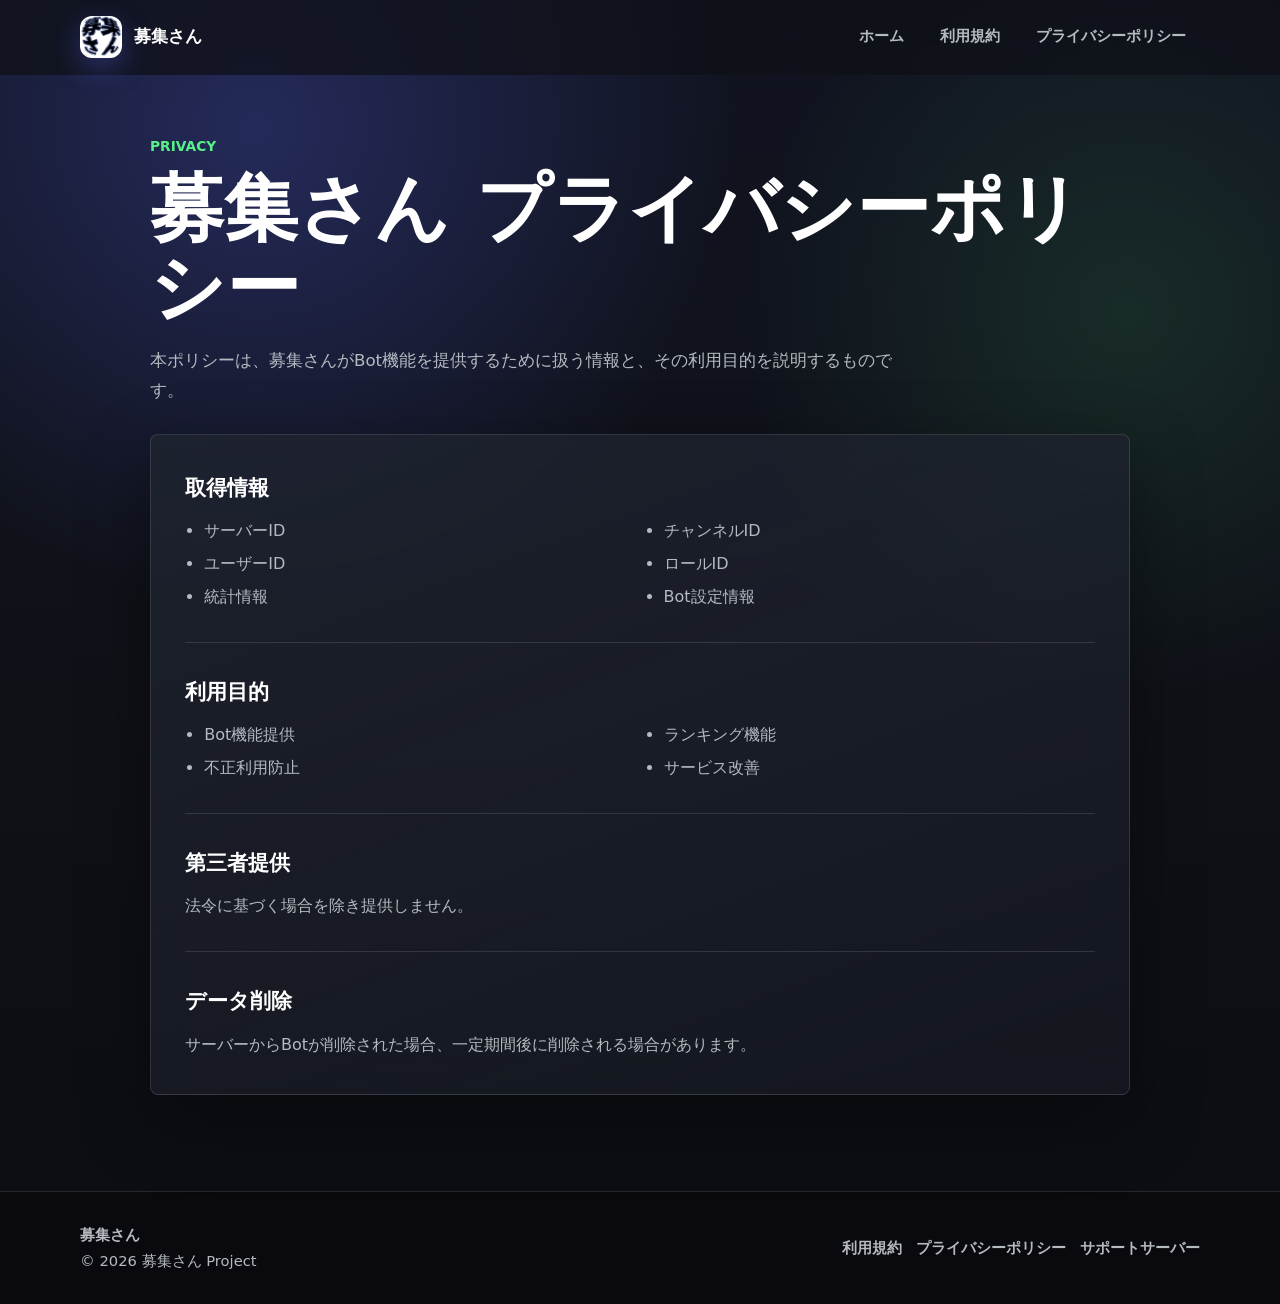
<file: boshusan/privacy.html>
<!DOCTYPE html>
<html lang="ja">
<head>
  <meta charset="UTF-8">
  <meta name="viewport" content="width=device-width, initial-scale=1.0">
  <title>募集さん プライバシーポリシー</title>
  <meta name="description" content="Discordコミュニティ支援Bot「募集さん」のプライバシーポリシーです。取得情報、利用目的、第三者提供、データ削除について説明します。">
  <meta name="keywords" content="募集さん,プライバシーポリシー,Discord Bot,個人情報,データ削除">
  <meta name="theme-color" content="#5865F2">
  <meta name="robots" content="index, follow">
  <link rel="canonical" href="./privacy.html">
  <link rel="icon" href="assets/favicon.ico">
  <link rel="apple-touch-icon" href="assets/logo.png">
  <meta property="og:type" content="article">
  <meta property="og:title" content="募集さん プライバシーポリシー">
  <meta property="og:description" content="募集さんが取得する情報と利用目的について説明します。">
  <meta property="og:url" content="./privacy.html">
  <meta property="og:image" content="assets/logo.png">
  <meta name="twitter:card" content="summary">
  <meta name="twitter:title" content="募集さん プライバシーポリシー">
  <meta name="twitter:description" content="募集さんのプライバシーポリシーです。">
  <meta name="twitter:image" content="assets/logo.png">
  <script type="application/ld+json">
  {
    "@context": "https://schema.org",
    "@type": "PrivacyPolicy",
    "name": "募集さん プライバシーポリシー",
    "description": "Discordコミュニティ支援Bot「募集さん」のプライバシーポリシー。",
    "url": "./privacy.html"
  }
  </script>
  <style>
    :root {
      --primary: #5865F2;
      --secondary: #4752C4;
      --background: #0f1117;
      --card: #1a1d27;
      --card2: #202531;
      --text: #ffffff;
      --text-muted: #b5bac1;
      --success: #57F287;
      --danger: #ED4245;
      --border: rgba(255, 255, 255, 0.12);
      --shadow: 0 24px 70px rgba(0, 0, 0, 0.38);
      --max: 980px;
    }

    * { box-sizing: border-box; }
    html { scroll-behavior: smooth; }
    body {
      margin: 0;
      min-height: 100vh;
      font-family: "Hiragino Kaku Gothic ProN", "Yu Gothic", "Meiryo", system-ui, -apple-system, BlinkMacSystemFont, "Segoe UI", sans-serif;
      color: var(--text);
      background:
        radial-gradient(circle at 20% 10%, rgba(88, 101, 242, 0.28), transparent 30rem),
        radial-gradient(circle at 88% 24%, rgba(87, 242, 135, 0.11), transparent 24rem),
        linear-gradient(180deg, #111421 0%, var(--background) 55%, #0b0d12 100%);
      line-height: 1.8;
      overflow-x: hidden;
    }
    a { color: inherit; text-decoration: none; }
    img { display: block; max-width: 100%; }
    .skip-link {
      position: fixed;
      top: 12px;
      left: 12px;
      z-index: 999;
      transform: translateY(-140%);
      padding: 10px 14px;
      border-radius: 8px;
      background: var(--primary);
      color: #fff;
      transition: transform 0.2s ease;
    }
    .skip-link:focus { transform: translateY(0); }
    .site-header {
      position: fixed;
      inset: 0 0 auto;
      z-index: 100;
      border-bottom: 1px solid transparent;
      background: rgba(15, 17, 23, 0.74);
      backdrop-filter: blur(18px);
      transition: border-color 0.25s ease, background 0.25s ease, box-shadow 0.25s ease;
    }
    .site-header.is-scrolled {
      border-color: var(--border);
      background: rgba(15, 17, 23, 0.92);
      box-shadow: 0 10px 30px rgba(0, 0, 0, 0.22);
    }
    .nav {
      width: min(100% - 32px, 1120px);
      height: 74px;
      margin: 0 auto;
      display: flex;
      align-items: center;
      justify-content: space-between;
      gap: 20px;
    }
    .brand {
      display: inline-flex;
      align-items: center;
      gap: 12px;
      font-weight: 800;
      font-size: 1.08rem;
    }
    .brand img {
      width: 42px;
      height: 42px;
      border-radius: 12px;
      box-shadow: 0 10px 28px rgba(88, 101, 242, 0.35);
    }
    .nav-links {
      display: flex;
      align-items: center;
      gap: 8px;
    }
    .nav-links a {
      padding: 10px 14px;
      border-radius: 8px;
      color: var(--text-muted);
      font-weight: 700;
      font-size: 0.94rem;
      transition: color 0.2s ease, background 0.2s ease, transform 0.2s ease;
    }
    .nav-links a:hover,
    .nav-links a:focus-visible {
      color: var(--text);
      background: rgba(255, 255, 255, 0.08);
      transform: translateY(-1px);
      outline: none;
    }
    .menu-toggle {
      display: none;
      width: 44px;
      height: 44px;
      border: 1px solid var(--border);
      border-radius: 8px;
      background: rgba(255, 255, 255, 0.06);
      color: var(--text);
      cursor: pointer;
    }
    .menu-toggle span {
      display: block;
      width: 20px;
      height: 2px;
      margin: 5px auto;
      border-radius: 999px;
      background: currentColor;
      transition: transform 0.2s ease, opacity 0.2s ease;
    }
    .menu-toggle[aria-expanded="true"] span:nth-child(1) { transform: translateY(7px) rotate(45deg); }
    .menu-toggle[aria-expanded="true"] span:nth-child(2) { opacity: 0; }
    .menu-toggle[aria-expanded="true"] span:nth-child(3) { transform: translateY(-7px) rotate(-45deg); }
    main {
      width: min(100% - 32px, var(--max));
      margin: 0 auto;
      padding: 134px 0 96px;
    }
    .page-hero {
      margin-bottom: 28px;
    }
    .eyebrow {
      margin: 0 0 10px;
      color: var(--success);
      font-size: 0.86rem;
      font-weight: 900;
      text-transform: uppercase;
    }
    h1 {
      margin: 0;
      font-size: clamp(2.3rem, 7vw, 4.6rem);
      line-height: 1.08;
    }
    .lead {
      max-width: 760px;
      margin: 18px 0 0;
      color: var(--text-muted);
      font-size: 1.04rem;
    }
    .doc {
      padding: 34px;
      border: 1px solid var(--border);
      border-radius: 8px;
      background: linear-gradient(160deg, rgba(32, 37, 49, 0.78), rgba(26, 29, 39, 0.6));
      box-shadow: var(--shadow);
      backdrop-filter: blur(20px);
    }
    .doc section + section {
      margin-top: 30px;
      padding-top: 30px;
      border-top: 1px solid var(--border);
    }
    h2 {
      margin: 0 0 10px;
      font-size: 1.34rem;
    }
    p, ul {
      margin: 0;
      color: var(--text-muted);
    }
    ul {
      padding-left: 1.2em;
      display: grid;
      grid-template-columns: repeat(2, minmax(0, 1fr));
      gap: 4px 28px;
    }
    .site-footer {
      border-top: 1px solid var(--border);
      background: rgba(7, 8, 12, 0.58);
    }
    .footer-inner {
      width: min(100% - 32px, 1120px);
      margin: 0 auto;
      padding: 30px 0;
      display: flex;
      align-items: center;
      justify-content: space-between;
      gap: 18px;
      color: var(--text-muted);
      font-size: 0.92rem;
    }
    .footer-links {
      display: flex;
      flex-wrap: wrap;
      gap: 14px;
      justify-content: flex-end;
    }
    .footer-links a {
      font-weight: 800;
      transition: color 0.2s ease;
    }
    .footer-links a:hover,
    .footer-links a:focus-visible {
      color: #fff;
      outline: none;
    }
    .reveal {
      opacity: 0;
      transform: translateY(28px);
      transition: opacity 0.7s ease, transform 0.7s ease;
    }
    .reveal.is-visible {
      opacity: 1;
      transform: translateY(0);
    }
    @media (prefers-reduced-motion: reduce) {
      *, *::before, *::after {
        scroll-behavior: auto !important;
        transition-duration: 0.01ms !important;
        animation-duration: 0.01ms !important;
        animation-iteration-count: 1 !important;
      }
      .reveal { opacity: 1; transform: none; }
    }
    @media (max-width: 720px) {
      .nav { height: 66px; }
      .menu-toggle { display: block; }
      .nav-links {
        position: fixed;
        top: 66px;
        left: 16px;
        right: 16px;
        display: grid;
        gap: 6px;
        padding: 12px;
        border: 1px solid var(--border);
        border-radius: 8px;
        background: rgba(15, 17, 23, 0.96);
        box-shadow: var(--shadow);
        transform: translateY(-12px);
        opacity: 0;
        pointer-events: none;
        transition: opacity 0.2s ease, transform 0.2s ease;
      }
      .nav-links.is-open {
        transform: translateY(0);
        opacity: 1;
        pointer-events: auto;
      }
      .nav-links a { padding: 13px 12px; }
      main { padding-top: 112px; }
      .doc { padding: 24px; }
      ul { grid-template-columns: 1fr; }
      .footer-inner {
        align-items: flex-start;
        flex-direction: column;
      }
      .footer-links { justify-content: flex-start; }
    }
  </style>
</head>
<body>
  <a class="skip-link" href="#main">本文へ移動</a>
  <header class="site-header" data-header>
    <nav class="nav" aria-label="グローバルナビゲーション">
      <a class="brand" href="index.html" aria-label="募集さん ホーム">
        <img src="assets/logo.png" alt="" width="42" height="42">
        <span>募集さん</span>
      </a>
      <button class="menu-toggle" type="button" aria-label="メニューを開く" aria-controls="nav-links" aria-expanded="false" data-menu-toggle>
        <span></span><span></span><span></span>
      </button>
      <div class="nav-links" id="nav-links" data-nav-links>
        <a href="index.html">ホーム</a>
        <a href="terms.html">利用規約</a>
        <a href="privacy.html">プライバシーポリシー</a>
      </div>
    </nav>
  </header>

  <main id="main">
    <div class="page-hero reveal">
      <p class="eyebrow">Privacy</p>
      <h1>募集さん プライバシーポリシー</h1>
      <p class="lead">本ポリシーは、募集さんがBot機能を提供するために扱う情報と、その利用目的を説明するものです。</p>
    </div>

    <article class="doc reveal">
      <section>
        <h2>取得情報</h2>
        <ul>
          <li>サーバーID</li>
          <li>チャンネルID</li>
          <li>ユーザーID</li>
          <li>ロールID</li>
          <li>統計情報</li>
          <li>Bot設定情報</li>
        </ul>
      </section>
      <section>
        <h2>利用目的</h2>
        <ul>
          <li>Bot機能提供</li>
          <li>ランキング機能</li>
          <li>不正利用防止</li>
          <li>サービス改善</li>
        </ul>
      </section>
      <section>
        <h2>第三者提供</h2>
        <p>法令に基づく場合を除き提供しません。</p>
      </section>
      <section>
        <h2>データ削除</h2>
        <p>サーバーからBotが削除された場合、一定期間後に削除される場合があります。</p>
      </section>
    </article>
  </main>

  <footer class="site-footer">
    <div class="footer-inner">
      <div>
        <strong>募集さん</strong><br>
        <span>© 2026 募集さん Project</span>
      </div>
      <div class="footer-links">
        <a href="terms.html">利用規約</a>
        <a href="privacy.html">プライバシーポリシー</a>
        <a href="https://dsc.gg/naraku" rel="noopener noreferrer">サポートサーバー</a>
      </div>
    </div>
  </footer>

  <script>
    (() => {
      const header = document.querySelector("[data-header]");
      const toggle = document.querySelector("[data-menu-toggle]");
      const navLinks = document.querySelector("[data-nav-links]");
      const setHeader = () => header.classList.toggle("is-scrolled", window.scrollY > 16);
      const closeMenu = () => {
        navLinks.classList.remove("is-open");
        toggle.setAttribute("aria-expanded", "false");
        toggle.setAttribute("aria-label", "メニューを開く");
      };
      toggle.addEventListener("click", () => {
        const isOpen = toggle.getAttribute("aria-expanded") === "true";
        toggle.setAttribute("aria-expanded", String(!isOpen));
        toggle.setAttribute("aria-label", isOpen ? "メニューを開く" : "メニューを閉じる");
        navLinks.classList.toggle("is-open", !isOpen);
      });
      navLinks.querySelectorAll("a").forEach((link) => link.addEventListener("click", closeMenu));
      const observer = new IntersectionObserver((entries) => {
        entries.forEach((entry) => {
          if (!entry.isIntersecting) return;
          entry.target.classList.add("is-visible");
          observer.unobserve(entry.target);
        });
      }, { threshold: 0.16 });
      document.querySelectorAll(".reveal").forEach((target) => observer.observe(target));
      window.addEventListener("scroll", setHeader, { passive: true });
      window.addEventListener("resize", () => { if (window.innerWidth > 720) closeMenu(); });
      setHeader();
    })();
  </script>
</body>
</html>
</file>
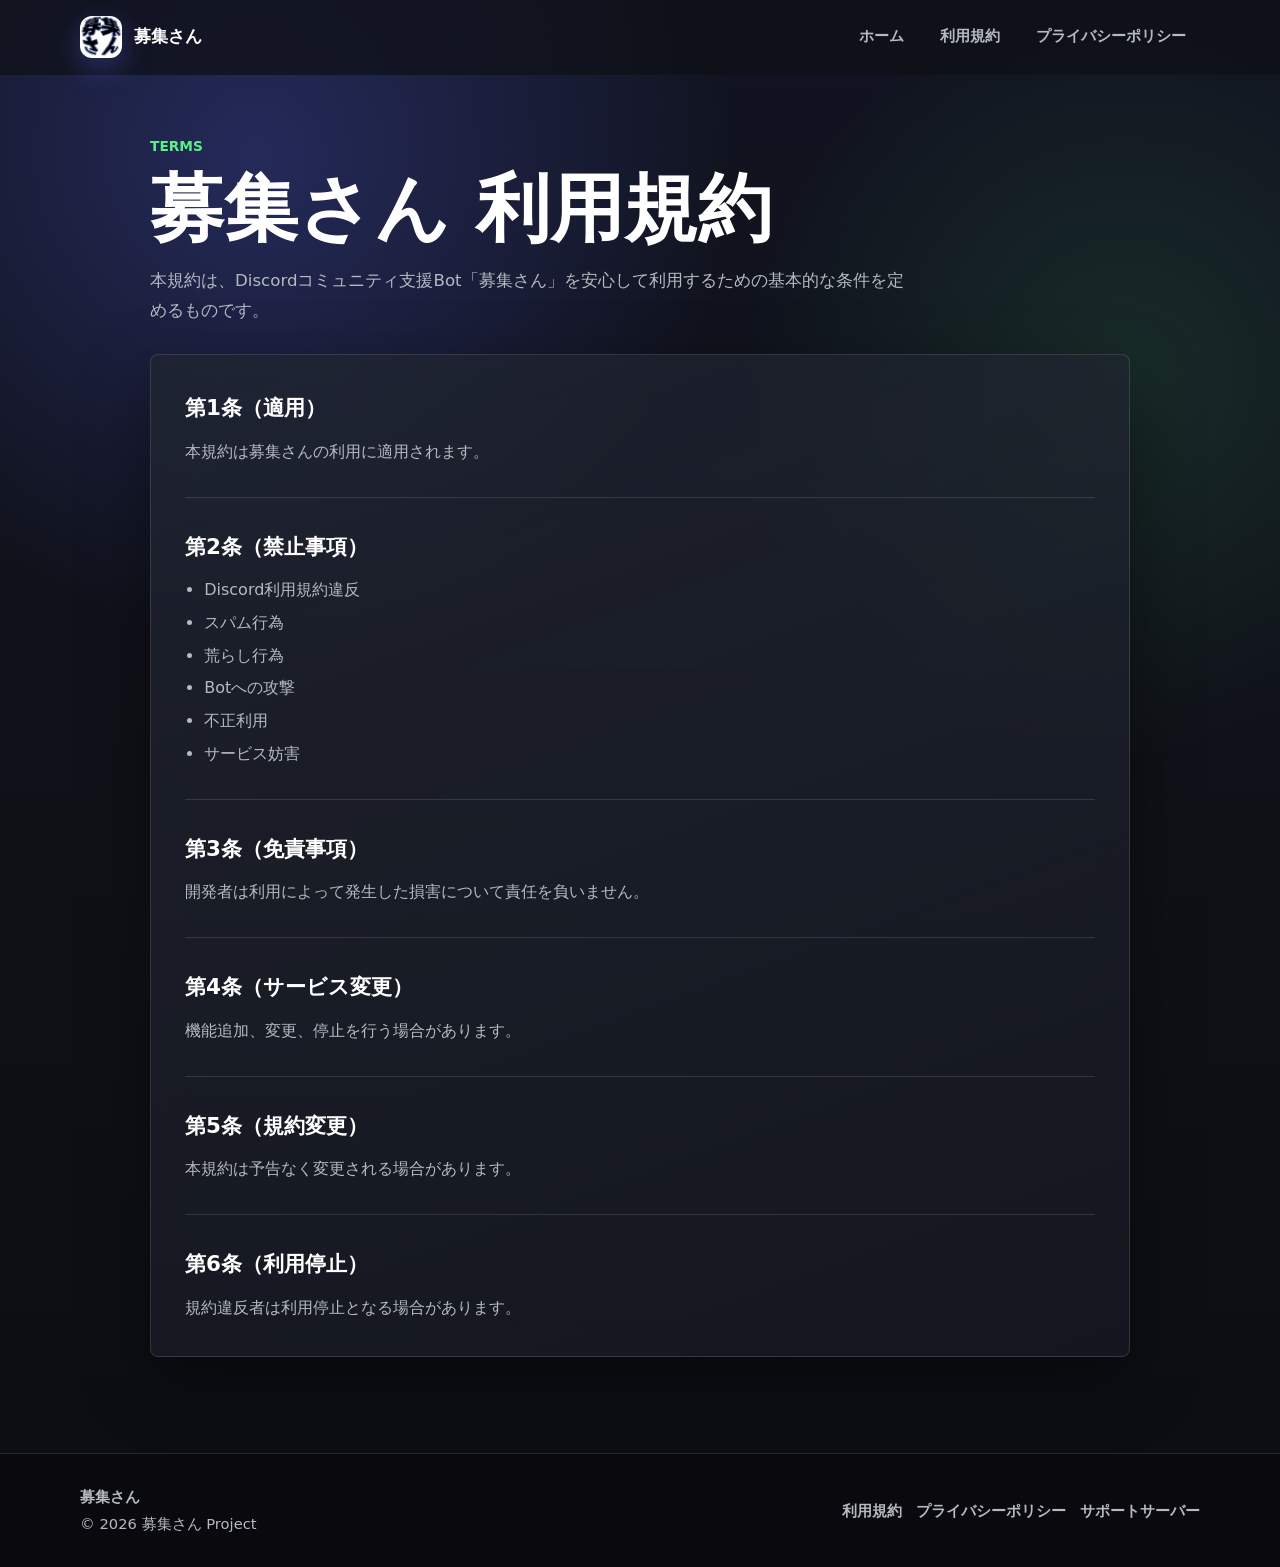
<file: boshusan/terms.html>
<!DOCTYPE html>
<html lang="ja">
<head>
  <meta charset="UTF-8">
  <meta name="viewport" content="width=device-width, initial-scale=1.0">
  <title>募集さん 利用規約</title>
  <meta name="description" content="Discordコミュニティ支援Bot「募集さん」の利用規約です。禁止事項、免責事項、サービス変更、利用停止について定めています。">
  <meta name="keywords" content="募集さん,利用規約,Discord Bot,規約">
  <meta name="theme-color" content="#5865F2">
  <meta name="robots" content="index, follow">
  <link rel="canonical" href="./terms.html">
  <link rel="icon" href="assets/favicon.ico">
  <link rel="apple-touch-icon" href="assets/logo.png">
  <meta property="og:type" content="article">
  <meta property="og:title" content="募集さん 利用規約">
  <meta property="og:description" content="Discordコミュニティ支援Bot「募集さん」の利用規約です。">
  <meta property="og:url" content="./terms.html">
  <meta property="og:image" content="assets/logo.png">
  <meta name="twitter:card" content="summary">
  <meta name="twitter:title" content="募集さん 利用規約">
  <meta name="twitter:description" content="募集さんの利用規約です。">
  <meta name="twitter:image" content="assets/logo.png">
  <script type="application/ld+json">
  {
    "@context": "https://schema.org",
    "@type": "WebPage",
    "name": "募集さん 利用規約",
    "description": "Discordコミュニティ支援Bot「募集さん」の利用規約。",
    "url": "./terms.html"
  }
  </script>
  <style>
    :root {
      --primary: #5865F2;
      --secondary: #4752C4;
      --background: #0f1117;
      --card: #1a1d27;
      --card2: #202531;
      --text: #ffffff;
      --text-muted: #b5bac1;
      --success: #57F287;
      --danger: #ED4245;
      --border: rgba(255, 255, 255, 0.12);
      --shadow: 0 24px 70px rgba(0, 0, 0, 0.38);
      --max: 980px;
    }

    * { box-sizing: border-box; }
    html { scroll-behavior: smooth; }
    body {
      margin: 0;
      min-height: 100vh;
      font-family: "Hiragino Kaku Gothic ProN", "Yu Gothic", "Meiryo", system-ui, -apple-system, BlinkMacSystemFont, "Segoe UI", sans-serif;
      color: var(--text);
      background:
        radial-gradient(circle at 20% 10%, rgba(88, 101, 242, 0.28), transparent 30rem),
        radial-gradient(circle at 88% 24%, rgba(87, 242, 135, 0.11), transparent 24rem),
        linear-gradient(180deg, #111421 0%, var(--background) 55%, #0b0d12 100%);
      line-height: 1.8;
      overflow-x: hidden;
    }
    a { color: inherit; text-decoration: none; }
    img { display: block; max-width: 100%; }
    .skip-link {
      position: fixed;
      top: 12px;
      left: 12px;
      z-index: 999;
      transform: translateY(-140%);
      padding: 10px 14px;
      border-radius: 8px;
      background: var(--primary);
      color: #fff;
      transition: transform 0.2s ease;
    }
    .skip-link:focus { transform: translateY(0); }
    .site-header {
      position: fixed;
      inset: 0 0 auto;
      z-index: 100;
      border-bottom: 1px solid transparent;
      background: rgba(15, 17, 23, 0.74);
      backdrop-filter: blur(18px);
      transition: border-color 0.25s ease, background 0.25s ease, box-shadow 0.25s ease;
    }
    .site-header.is-scrolled {
      border-color: var(--border);
      background: rgba(15, 17, 23, 0.92);
      box-shadow: 0 10px 30px rgba(0, 0, 0, 0.22);
    }
    .nav {
      width: min(100% - 32px, 1120px);
      height: 74px;
      margin: 0 auto;
      display: flex;
      align-items: center;
      justify-content: space-between;
      gap: 20px;
    }
    .brand {
      display: inline-flex;
      align-items: center;
      gap: 12px;
      font-weight: 800;
      font-size: 1.08rem;
    }
    .brand img {
      width: 42px;
      height: 42px;
      border-radius: 12px;
      box-shadow: 0 10px 28px rgba(88, 101, 242, 0.35);
    }
    .nav-links {
      display: flex;
      align-items: center;
      gap: 8px;
    }
    .nav-links a {
      padding: 10px 14px;
      border-radius: 8px;
      color: var(--text-muted);
      font-weight: 700;
      font-size: 0.94rem;
      transition: color 0.2s ease, background 0.2s ease, transform 0.2s ease;
    }
    .nav-links a:hover,
    .nav-links a:focus-visible {
      color: var(--text);
      background: rgba(255, 255, 255, 0.08);
      transform: translateY(-1px);
      outline: none;
    }
    .menu-toggle {
      display: none;
      width: 44px;
      height: 44px;
      border: 1px solid var(--border);
      border-radius: 8px;
      background: rgba(255, 255, 255, 0.06);
      color: var(--text);
      cursor: pointer;
    }
    .menu-toggle span {
      display: block;
      width: 20px;
      height: 2px;
      margin: 5px auto;
      border-radius: 999px;
      background: currentColor;
      transition: transform 0.2s ease, opacity 0.2s ease;
    }
    .menu-toggle[aria-expanded="true"] span:nth-child(1) { transform: translateY(7px) rotate(45deg); }
    .menu-toggle[aria-expanded="true"] span:nth-child(2) { opacity: 0; }
    .menu-toggle[aria-expanded="true"] span:nth-child(3) { transform: translateY(-7px) rotate(-45deg); }
    main {
      width: min(100% - 32px, var(--max));
      margin: 0 auto;
      padding: 134px 0 96px;
    }
    .page-hero {
      margin-bottom: 28px;
    }
    .eyebrow {
      margin: 0 0 10px;
      color: var(--success);
      font-size: 0.86rem;
      font-weight: 900;
      text-transform: uppercase;
    }
    h1 {
      margin: 0;
      font-size: clamp(2.3rem, 7vw, 4.6rem);
      line-height: 1.08;
    }
    .lead {
      max-width: 760px;
      margin: 18px 0 0;
      color: var(--text-muted);
      font-size: 1.04rem;
    }
    .doc {
      padding: 34px;
      border: 1px solid var(--border);
      border-radius: 8px;
      background: linear-gradient(160deg, rgba(32, 37, 49, 0.78), rgba(26, 29, 39, 0.6));
      box-shadow: var(--shadow);
      backdrop-filter: blur(20px);
    }
    .doc section + section {
      margin-top: 30px;
      padding-top: 30px;
      border-top: 1px solid var(--border);
    }
    h2 {
      margin: 0 0 10px;
      font-size: 1.34rem;
    }
    p, ul {
      margin: 0;
      color: var(--text-muted);
    }
    ul {
      padding-left: 1.2em;
    }
    li + li {
      margin-top: 4px;
    }
    .site-footer {
      border-top: 1px solid var(--border);
      background: rgba(7, 8, 12, 0.58);
    }
    .footer-inner {
      width: min(100% - 32px, 1120px);
      margin: 0 auto;
      padding: 30px 0;
      display: flex;
      align-items: center;
      justify-content: space-between;
      gap: 18px;
      color: var(--text-muted);
      font-size: 0.92rem;
    }
    .footer-links {
      display: flex;
      flex-wrap: wrap;
      gap: 14px;
      justify-content: flex-end;
    }
    .footer-links a {
      font-weight: 800;
      transition: color 0.2s ease;
    }
    .footer-links a:hover,
    .footer-links a:focus-visible {
      color: #fff;
      outline: none;
    }
    .reveal {
      opacity: 0;
      transform: translateY(28px);
      transition: opacity 0.7s ease, transform 0.7s ease;
    }
    .reveal.is-visible {
      opacity: 1;
      transform: translateY(0);
    }
    @media (prefers-reduced-motion: reduce) {
      *, *::before, *::after {
        scroll-behavior: auto !important;
        transition-duration: 0.01ms !important;
        animation-duration: 0.01ms !important;
        animation-iteration-count: 1 !important;
      }
      .reveal { opacity: 1; transform: none; }
    }
    @media (max-width: 720px) {
      .nav { height: 66px; }
      .menu-toggle { display: block; }
      .nav-links {
        position: fixed;
        top: 66px;
        left: 16px;
        right: 16px;
        display: grid;
        gap: 6px;
        padding: 12px;
        border: 1px solid var(--border);
        border-radius: 8px;
        background: rgba(15, 17, 23, 0.96);
        box-shadow: var(--shadow);
        transform: translateY(-12px);
        opacity: 0;
        pointer-events: none;
        transition: opacity 0.2s ease, transform 0.2s ease;
      }
      .nav-links.is-open {
        transform: translateY(0);
        opacity: 1;
        pointer-events: auto;
      }
      .nav-links a { padding: 13px 12px; }
      main { padding-top: 112px; }
      .doc { padding: 24px; }
      .footer-inner {
        align-items: flex-start;
        flex-direction: column;
      }
      .footer-links { justify-content: flex-start; }
    }
  </style>
</head>
<body>
  <a class="skip-link" href="#main">本文へ移動</a>
  <header class="site-header" data-header>
    <nav class="nav" aria-label="グローバルナビゲーション">
      <a class="brand" href="index.html" aria-label="募集さん ホーム">
        <img src="assets/logo.png" alt="" width="42" height="42">
        <span>募集さん</span>
      </a>
      <button class="menu-toggle" type="button" aria-label="メニューを開く" aria-controls="nav-links" aria-expanded="false" data-menu-toggle>
        <span></span><span></span><span></span>
      </button>
      <div class="nav-links" id="nav-links" data-nav-links>
        <a href="index.html">ホーム</a>
        <a href="terms.html">利用規約</a>
        <a href="privacy.html">プライバシーポリシー</a>
      </div>
    </nav>
  </header>

  <main id="main">
    <div class="page-hero reveal">
      <p class="eyebrow">Terms</p>
      <h1>募集さん 利用規約</h1>
      <p class="lead">本規約は、Discordコミュニティ支援Bot「募集さん」を安心して利用するための基本的な条件を定めるものです。</p>
    </div>

    <article class="doc reveal">
      <section>
        <h2>第1条（適用）</h2>
        <p>本規約は募集さんの利用に適用されます。</p>
      </section>
      <section>
        <h2>第2条（禁止事項）</h2>
        <ul>
          <li>Discord利用規約違反</li>
          <li>スパム行為</li>
          <li>荒らし行為</li>
          <li>Botへの攻撃</li>
          <li>不正利用</li>
          <li>サービス妨害</li>
        </ul>
      </section>
      <section>
        <h2>第3条（免責事項）</h2>
        <p>開発者は利用によって発生した損害について責任を負いません。</p>
      </section>
      <section>
        <h2>第4条（サービス変更）</h2>
        <p>機能追加、変更、停止を行う場合があります。</p>
      </section>
      <section>
        <h2>第5条（規約変更）</h2>
        <p>本規約は予告なく変更される場合があります。</p>
      </section>
      <section>
        <h2>第6条（利用停止）</h2>
        <p>規約違反者は利用停止となる場合があります。</p>
      </section>
    </article>
  </main>

  <footer class="site-footer">
    <div class="footer-inner">
      <div>
        <strong>募集さん</strong><br>
        <span>© 2026 募集さん Project</span>
      </div>
      <div class="footer-links">
        <a href="terms.html">利用規約</a>
        <a href="privacy.html">プライバシーポリシー</a>
        <a href="https://dsc.gg/naraku" rel="noopener noreferrer">サポートサーバー</a>
      </div>
    </div>
  </footer>

  <script>
    (() => {
      const header = document.querySelector("[data-header]");
      const toggle = document.querySelector("[data-menu-toggle]");
      const navLinks = document.querySelector("[data-nav-links]");
      const setHeader = () => header.classList.toggle("is-scrolled", window.scrollY > 16);
      const closeMenu = () => {
        navLinks.classList.remove("is-open");
        toggle.setAttribute("aria-expanded", "false");
        toggle.setAttribute("aria-label", "メニューを開く");
      };
      toggle.addEventListener("click", () => {
        const isOpen = toggle.getAttribute("aria-expanded") === "true";
        toggle.setAttribute("aria-expanded", String(!isOpen));
        toggle.setAttribute("aria-label", isOpen ? "メニューを開く" : "メニューを閉じる");
        navLinks.classList.toggle("is-open", !isOpen);
      });
      navLinks.querySelectorAll("a").forEach((link) => link.addEventListener("click", closeMenu));
      const observer = new IntersectionObserver((entries) => {
        entries.forEach((entry) => {
          if (!entry.isIntersecting) return;
          entry.target.classList.add("is-visible");
          observer.unobserve(entry.target);
        });
      }, { threshold: 0.16 });
      document.querySelectorAll(".reveal").forEach((target) => observer.observe(target));
      window.addEventListener("scroll", setHeader, { passive: true });
      window.addEventListener("resize", () => { if (window.innerWidth > 720) closeMenu(); });
      setHeader();
    })();
  </script>
</body>
</html>
</file>
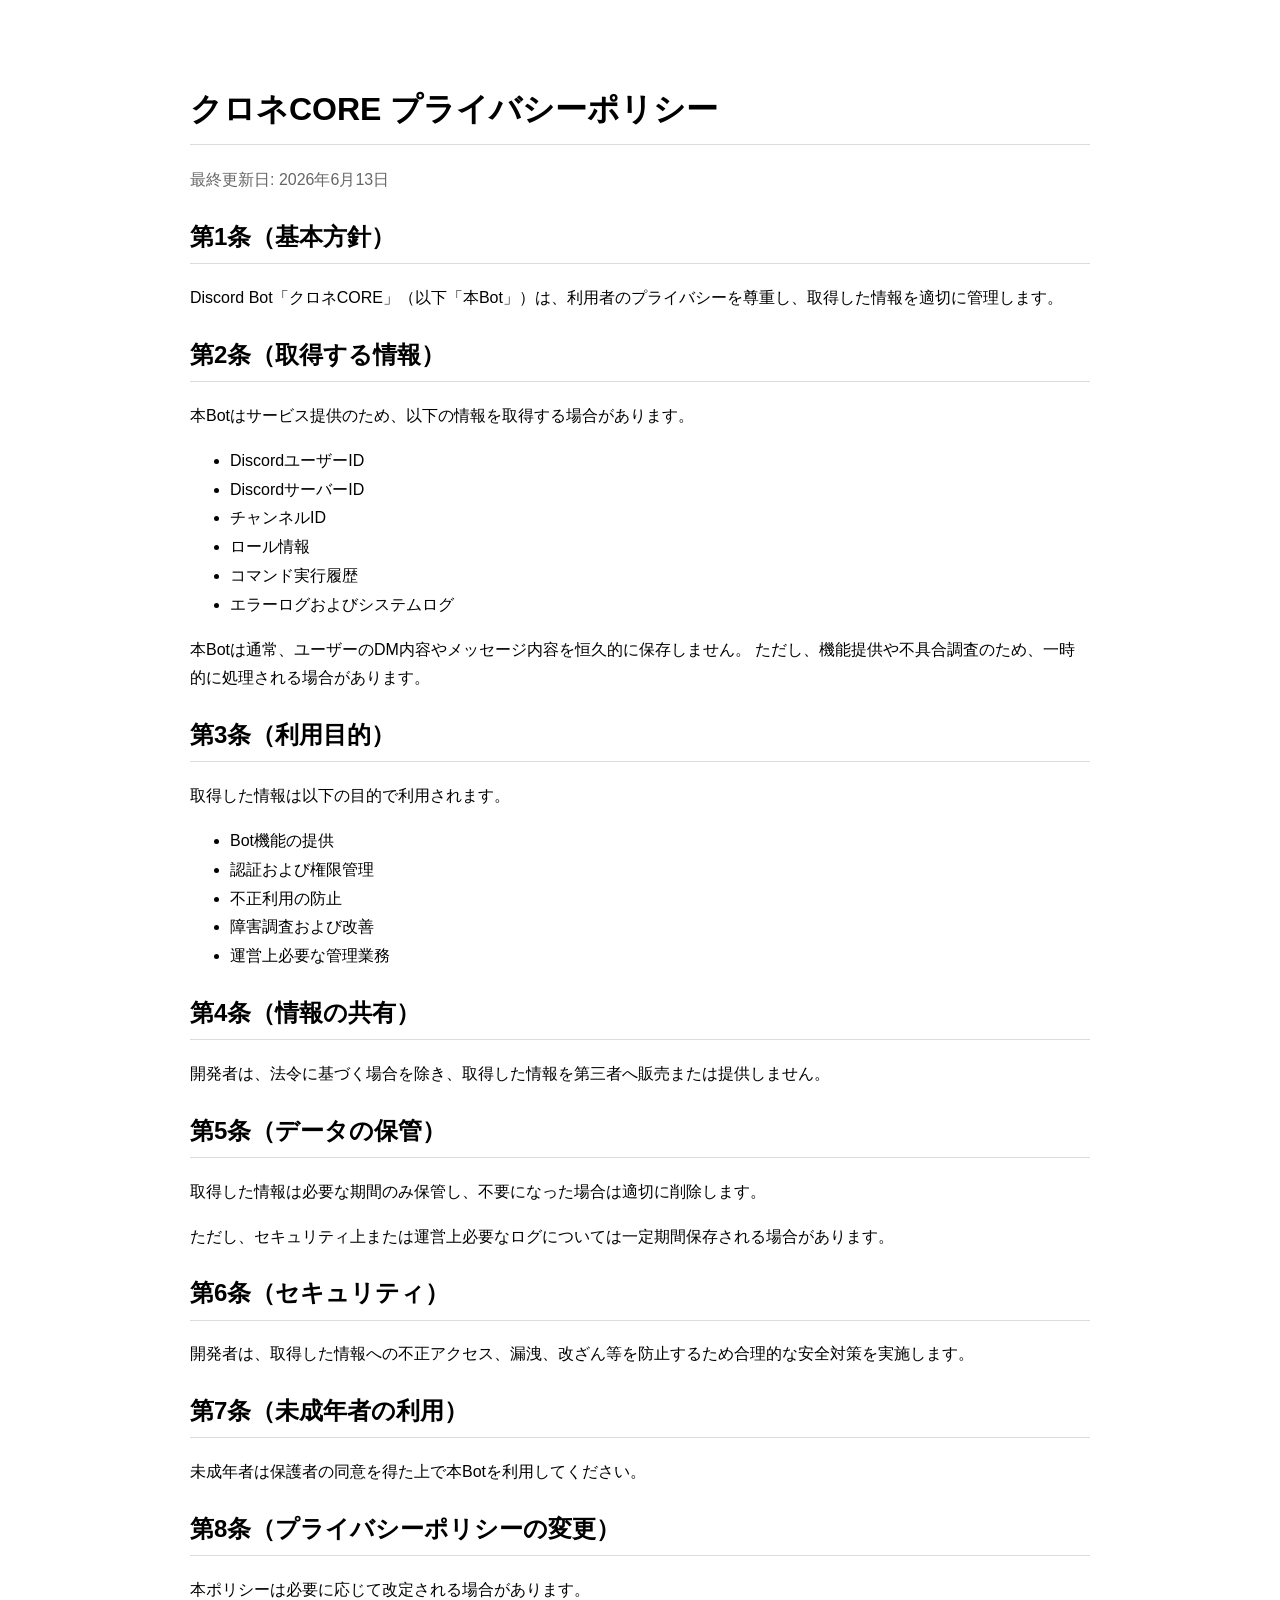
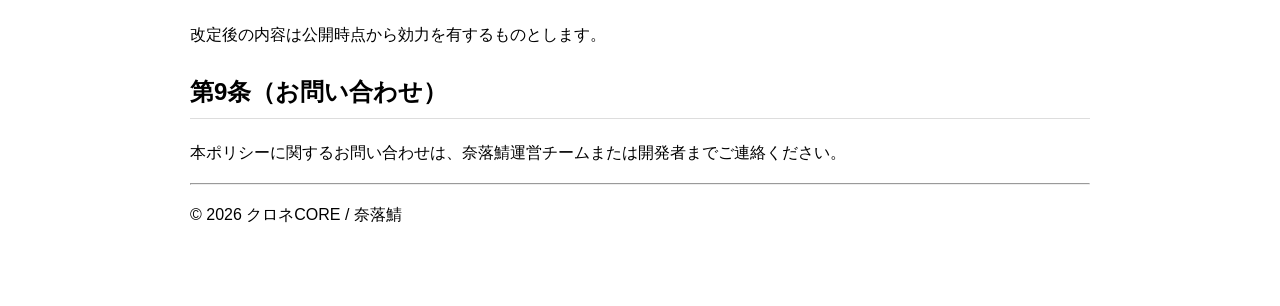
<file: kuronecore/privacy.html>
<!DOCTYPE html>

<html lang="ja">
<head>
    <meta charset="UTF-8">
    <meta name="viewport" content="width=device-width, initial-scale=1.0">
    <title>クロネCORE プライバシーポリシー</title>
    <style>
        body {
            max-width: 900px;
            margin: 40px auto;
            padding: 20px;
            font-family: sans-serif;
            line-height: 1.8;
        }
        h1, h2 {
            border-bottom: 1px solid #ddd;
            padding-bottom: 5px;
        }
        .date {
            color: #666;
        }
    </style>
</head>
<body>

<h1>クロネCORE プライバシーポリシー</h1>

<p class="date">
最終更新日: 2026年6月13日
</p>

<h2>第1条（基本方針）</h2>
<p>
Discord Bot「クロネCORE」（以下「本Bot」）は、利用者のプライバシーを尊重し、取得した情報を適切に管理します。
</p>

<h2>第2条（取得する情報）</h2>
<p>
本Botはサービス提供のため、以下の情報を取得する場合があります。
</p>

<ul>
    <li>DiscordユーザーID</li>
    <li>DiscordサーバーID</li>
    <li>チャンネルID</li>
    <li>ロール情報</li>
    <li>コマンド実行履歴</li>
    <li>エラーログおよびシステムログ</li>
</ul>

<p>
本Botは通常、ユーザーのDM内容やメッセージ内容を恒久的に保存しません。
ただし、機能提供や不具合調査のため、一時的に処理される場合があります。
</p>

<h2>第3条（利用目的）</h2>
<p>
取得した情報は以下の目的で利用されます。
</p>

<ul>
    <li>Bot機能の提供</li>
    <li>認証および権限管理</li>
    <li>不正利用の防止</li>
    <li>障害調査および改善</li>
    <li>運営上必要な管理業務</li>
</ul>

<h2>第4条（情報の共有）</h2>
<p>
開発者は、法令に基づく場合を除き、取得した情報を第三者へ販売または提供しません。
</p>

<h2>第5条（データの保管）</h2>
<p>
取得した情報は必要な期間のみ保管し、不要になった場合は適切に削除します。
</p>

<p>
ただし、セキュリティ上または運営上必要なログについては一定期間保存される場合があります。
</p>

<h2>第6条（セキュリティ）</h2>
<p>
開発者は、取得した情報への不正アクセス、漏洩、改ざん等を防止するため合理的な安全対策を実施します。
</p>

<h2>第7条（未成年者の利用）</h2>
<p>
未成年者は保護者の同意を得た上で本Botを利用してください。
</p>

<h2>第8条（プライバシーポリシーの変更）</h2>
<p>
本ポリシーは必要に応じて改定される場合があります。
</p>

<p>
改定後の内容は公開時点から効力を有するものとします。
</p>

<h2>第9条（お問い合わせ）</h2>
<p>
本ポリシーに関するお問い合わせは、奈落鯖運営チームまたは開発者までご連絡ください。
</p>

<hr>

<p>
© 2026 クロネCORE / 奈落鯖
</p>

</body>
</html>
</file>
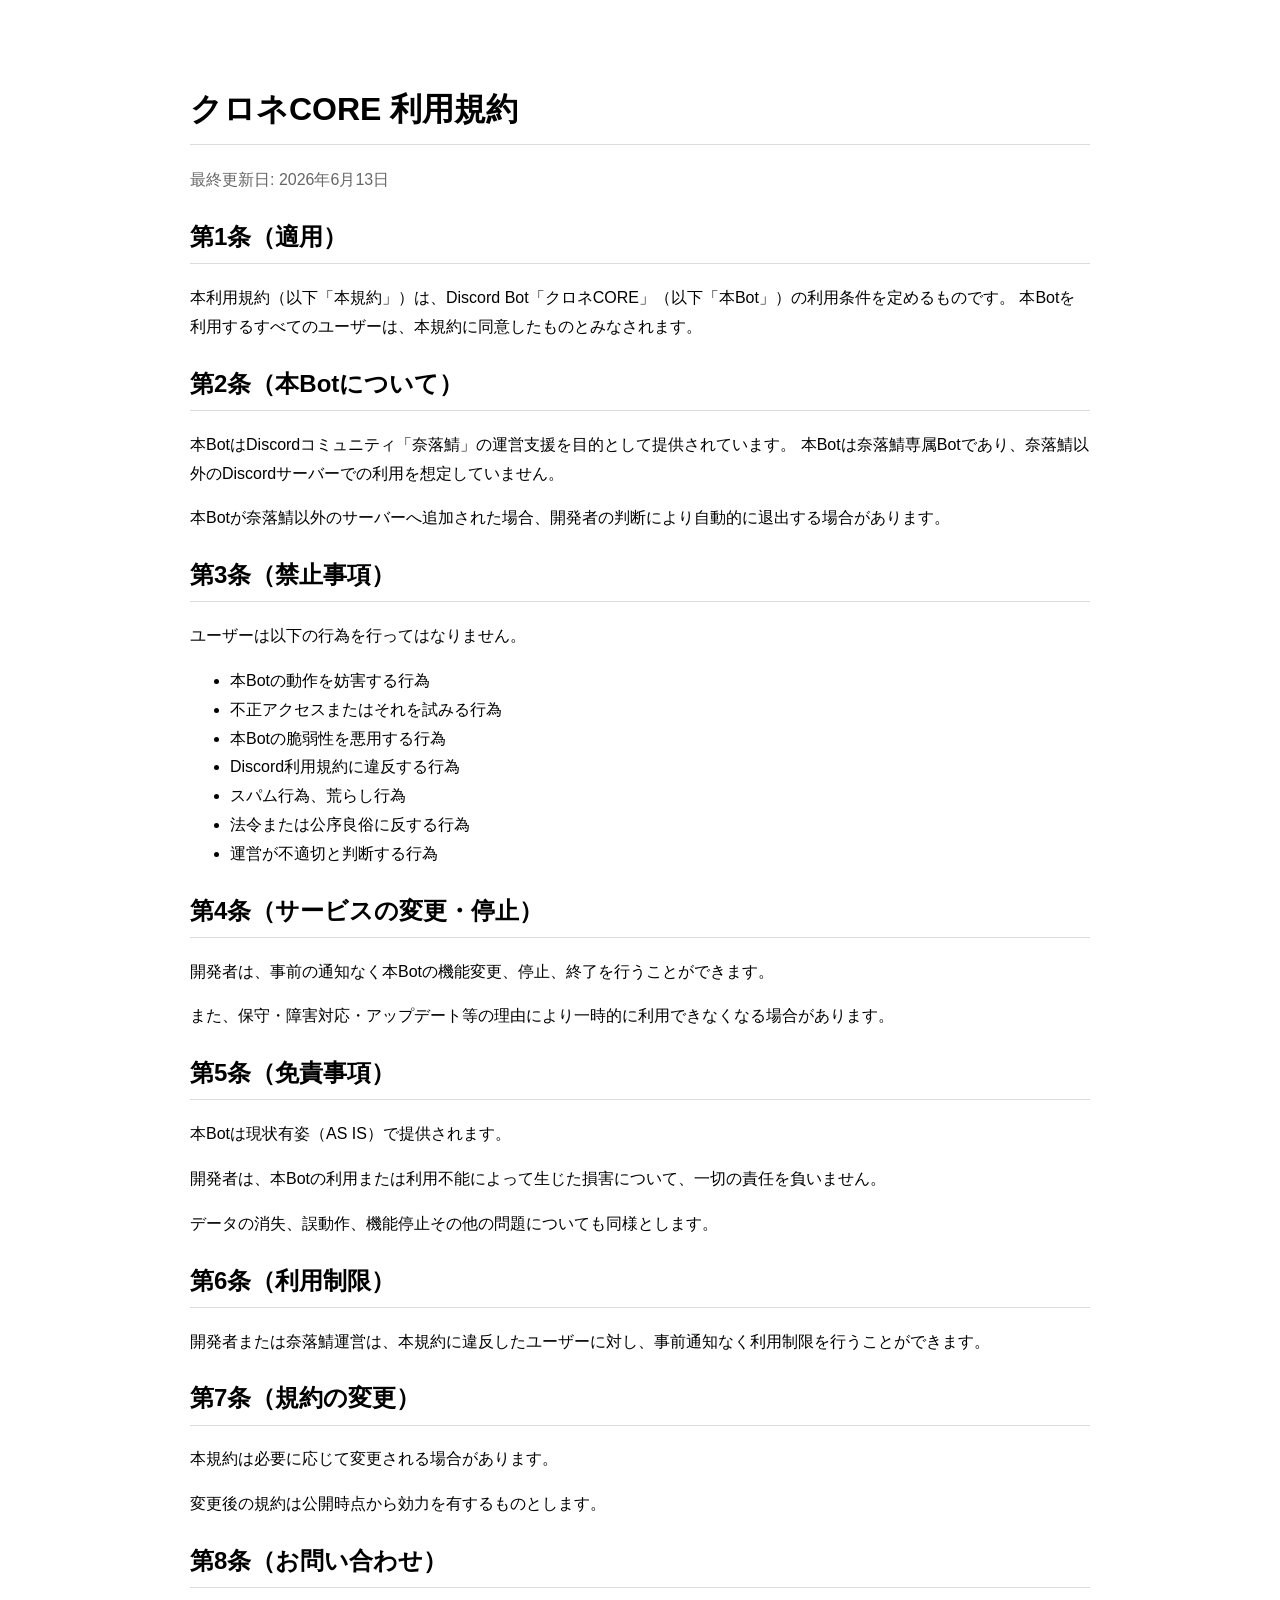
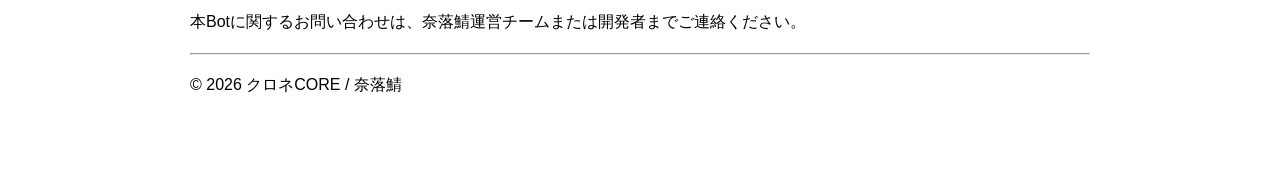
<file: kuronecore/terms.html>
<!DOCTYPE html>
<html lang="ja">
<head>
    <meta charset="UTF-8">
    <meta name="viewport" content="width=device-width, initial-scale=1.0">
    <title>クロネCORE 利用規約</title>
    <style>
        body {
            max-width: 900px;
            margin: 40px auto;
            padding: 20px;
            font-family: sans-serif;
            line-height: 1.8;
        }
        h1, h2 {
            border-bottom: 1px solid #ddd;
            padding-bottom: 5px;
        }
        .date {
            color: #666;
        }
    </style>
</head>
<body>

<h1>クロネCORE 利用規約</h1>

<p class="date">
最終更新日: 2026年6月13日
</p>

<h2>第1条（適用）</h2>
<p>
本利用規約（以下「本規約」）は、Discord Bot「クロネCORE」（以下「本Bot」）の利用条件を定めるものです。
本Botを利用するすべてのユーザーは、本規約に同意したものとみなされます。
</p>

<h2>第2条（本Botについて）</h2>
<p>
本BotはDiscordコミュニティ「奈落鯖」の運営支援を目的として提供されています。
本Botは奈落鯖専属Botであり、奈落鯖以外のDiscordサーバーでの利用を想定していません。
</p>

<p>
本Botが奈落鯖以外のサーバーへ追加された場合、開発者の判断により自動的に退出する場合があります。
</p>

<h2>第3条（禁止事項）</h2>
<p>
ユーザーは以下の行為を行ってはなりません。
</p>

<ul>
    <li>本Botの動作を妨害する行為</li>
    <li>不正アクセスまたはそれを試みる行為</li>
    <li>本Botの脆弱性を悪用する行為</li>
    <li>Discord利用規約に違反する行為</li>
    <li>スパム行為、荒らし行為</li>
    <li>法令または公序良俗に反する行為</li>
    <li>運営が不適切と判断する行為</li>
</ul>

<h2>第4条（サービスの変更・停止）</h2>
<p>
開発者は、事前の通知なく本Botの機能変更、停止、終了を行うことができます。
</p>

<p>
また、保守・障害対応・アップデート等の理由により一時的に利用できなくなる場合があります。
</p>

<h2>第5条（免責事項）</h2>
<p>
本Botは現状有姿（AS IS）で提供されます。
</p>

<p>
開発者は、本Botの利用または利用不能によって生じた損害について、一切の責任を負いません。
</p>

<p>
データの消失、誤動作、機能停止その他の問題についても同様とします。
</p>

<h2>第6条（利用制限）</h2>
<p>
開発者または奈落鯖運営は、本規約に違反したユーザーに対し、事前通知なく利用制限を行うことができます。
</p>

<h2>第7条（規約の変更）</h2>
<p>
本規約は必要に応じて変更される場合があります。
</p>

<p>
変更後の規約は公開時点から効力を有するものとします。
</p>

<h2>第8条（お問い合わせ）</h2>
<p>
本Botに関するお問い合わせは、奈落鯖運営チームまたは開発者までご連絡ください。
</p>

<hr>

<p>
© 2026 クロネCORE / 奈落鯖
</p>

</body>
</html>
</file>
<file: styles.css>
/* YousotuNeet's Home Page | 2000s BBS + terminal */
:root {
  color-scheme: light;
  --page: #efeee6;
  --paper: #faf9f2;
  --panel: #e8e6dc;
  --ink: #2c2b26;
  --sub: #5a594f;
  --line: #aaa89b;
  --line-strong: #7f7f74;
  --blue: #15458b;
  --visited: #684584;
  --red: #9b2a27;
  --olive: #536026;
  --bar: #d9d8cd;
  --term-bg: #0c110d;
  --term-fg: #b1d5a2;
  --term-accent: #e4b87a;
  --term-muted: #8b9985;
}
* { box-sizing: border-box; }
html { scroll-behavior: smooth; }
body {
  margin: 0; background: var(--page); color: var(--ink);
  font: 13px/1.65 Verdana, "MS PGothic", "ＭＳ Ｐゴシック", Osaka, sans-serif;
}
a { color: var(--blue); text-decoration: underline; text-underline-offset: 2px; }
a:visited { color: var(--visited); }
a:hover { color: #c43826; background: #fffbda; }
button,input,textarea { font: inherit; }
button { cursor: pointer; }
button:disabled { cursor: not-allowed; opacity: .6; }
:focus-visible { outline: 2px solid #cc4c1d; outline-offset: 3px; }
.skip-link { position: absolute; left: 8px; top: -80px; background: white; z-index: 10; padding: 6px 10px; }
.skip-link:focus { top: 8px; }
.site-shell { width: min(1270px, calc(100% - 48px)); margin: 22px auto 36px; }
.masthead { background: var(--paper); border: 1px solid var(--line-strong); border-top: 3px double #56574f; }
.top-notice { padding: 2px 12px; display: flex; justify-content: space-between; gap: 12px; border-bottom: 1px solid var(--line); font: 10px/1.9 monospace; color: var(--sub); background: #d9d7cc; }
.clock { font-variant-numeric: tabular-nums; }
.title-row { padding: 21px 21px 18px; display: flex; justify-content: space-between; align-items: center; gap: 25px; }
.title-main { display: flex; align-items: center; gap: 16px; min-width: 0; }
.site-stamp { border: 3px solid #38392e; outline: 1px solid var(--line); outline-offset: 2px; box-shadow: 3px 3px 0 #cfcbc0; color: var(--blue); font: 900 38px/.95 Georgia, serif; width: 66px; height: 66px; text-align: center; padding-top: 10px; flex: none; background: #edeadf; transform: rotate(-1.5deg); }
.site-stamp span { color: var(--red); font-size: 19px; vertical-align: sub; margin-left: -7px; }
.micro { margin: 0 0 1px; letter-spacing: 1px; color: var(--olive); font-size: 11px; }
h1 { font-family: Georgia, "MS PGothic", serif; font-size: clamp(22px, 2.35vw, 30px); color: #282e45; line-height: 1.25; letter-spacing: -.6px; margin: 0; }
.title-suffix { color: #545147; font: 500 14px/1.2 "MS PGothic", sans-serif; white-space: nowrap; }
.description { margin: 9px 0 0; color: #5f5c50; }
.header-meta { color: var(--sub); font-size: 11px; min-width: 207px; padding: 8px 10px; line-height: 1.95; background: #f1efe5; border: 1px dotted var(--line); white-space: nowrap; }
.header-meta strong { color: #37342d; }
#visit-counter { background: #181c15; color: #e3dfbe; letter-spacing: 3px; font: 13px/1.5 "Courier New", monospace; border: 2px inset #88897e; padding: 0 2px 0 5px; }
.top-links { background: #e0dfd5; padding: 6px 16px; border-top: 1px solid var(--line); display: flex; gap: 8px; flex-wrap: wrap; font-family: Georgia, monospace; font-size: 12px; font-weight: 700; }
.top-links span { color: #88867d; }
.top-links a[aria-current="page"] { color: var(--red); background: #f5f3e9; text-decoration: none; }
.page-grid { display: grid; grid-template-columns: 181px minmax(0, 1fr) 302px; align-items: start; gap: 12px; margin-top: 14px; }
.sidebar, .terminal-column { min-width: 0; }
.side-box { border: 1px solid var(--line); background: var(--paper); margin-bottom: 12px; padding: 0 9px 9px; }
.side-box h2 { font-size: 12px; font-weight: 700; color: #373830; margin: 0 -9px 8px; padding: 3px 8px; border-bottom: 1px solid #aaa89c; background: #d8d6c9; }
.side-box p { margin: 7px 0; font-size: 12px; line-height: 1.7; }
.folder-menu { padding: 0; margin: 0; list-style: none; }
.folder-menu li { margin-bottom: 2px; }
.folder-menu a { display: block; padding: 4px 2px 4px 9px; color: #164488; text-decoration: none; border-bottom: 1px dotted #c9c7bb; position: relative; }
.folder-menu a::before { content: "›"; color: #9e4c24; position: absolute; left: 0; }
.folder-menu a:hover,.folder-menu a[aria-current="page"] { background: #fff6d8; color: #9c3225; text-decoration: underline; }
.mini-profile p { overflow-wrap: anywhere; }
.retro-banner { margin: 13px auto 3px; height: 31px; width: 88px; text-align: center; border: 2px outset #b9b7a9; background: repeating-linear-gradient(90deg,#292d30 0,#292d30 6px,#41464b 6px,#41464b 7px); color: #ffffc5; line-height: 1; display: flex; flex-direction: column; align-items: center; justify-content: center; }
.retro-banner span { font: 9px "Courier New", monospace; letter-spacing: 1.7px; }
.retro-banner strong { font: 700 10px Arial,sans-serif; }
kbd { background: #e8e7dc; border: 1px solid #aca99d; padding: 0 3px; font: 11px monospace; }
.old-button { background: #e7e5da; border: 2px outset #fdfcf6; padding: 3px 6px; color: #234683; font-size: 12px; }
.old-button:active { border-style: inset; }
.main-content { min-width: 0; }
.paper { border: 1px solid var(--line-strong); background: var(--paper); padding: 13px 15px 17px; margin-bottom: 12px; }
.location { font-size: 11px; color: var(--sub); margin: 0 0 10px; border-bottom: 1px dotted var(--line); padding-bottom: 5px; }
.board-title { margin: 0 0 9px; color: #263c70; font: 700 18px/1.4 Georgia,"MS PGothic",serif; }
.board-title::before { content: "■ "; color: #a24929; font-size: 14px; }
.section-title { margin: 15px 0 5px; font-size: 13px; color: #8c3b20; font-weight: bold; border-left: 4px solid #a06e2e; padding-left: 6px; }
.board-intro { font-size: 12px; color: var(--sub); margin: 2px 0 14px; }
.notice { background: #f6f3dc; border: 1px solid #ccc59d; padding: 7px 9px; margin: 11px 0 14px; font-size: 12px; }
.notice strong { color: #8a3125; }
.inline-links { padding-top: 10px; font-size: 12px; }
.link-dot { margin: 0 7px; color: #888; }
.bbs-search { display: flex; align-items: center; gap: 7px; flex-wrap: wrap; margin: 8px 0; }
.bbs-search label { white-space: nowrap; font-size: 12px; }
.bbs-search input { min-width: 0; flex: 1; padding: 4px 5px; border: 2px inset #ddd; background: #fff; border-radius: 0; color: var(--ink); }
.bbs-table { width: 100%; border-collapse: collapse; font-size: 12px; background: #fffefa; margin-top: 8px; }
.bbs-table caption { text-align: left; margin-bottom: 4px; color: var(--sub); font-size: 11px; }
.bbs-table th { padding: 5px 6px; text-align: left; background: #d6d4c7; color: #38372d; border: 1px solid #a7a495; white-space: nowrap; }
.bbs-table td { padding: 7px 6px; border: 1px solid #cbc9bd; vertical-align: top; }
.bbs-table tbody tr:nth-child(even) { background: #f2f1ea; }
.bbs-table tbody tr:hover { background: #fff5d7; }
.bbs-table td:first-child { width: 34px; color: #776e61; text-align: center; font: 12px/1.5 monospace; }
.bbs-table .col-count { width: 41px; text-align: center; font-family: monospace; }
.bbs-table .col-date { width: 103px; white-space: nowrap; font: 11px/1.6 monospace; }
.category { color: #77746a; font-size: 11px; margin-left: 5px; }
.bbs-bottom { margin: 8px 0 0; color: var(--sub); font-size: 11px; }
.small-print { font-size: 11px; color: var(--sub); }
.latest-list { padding: 0 0 0 16px; margin: 5px 0 0; }
.latest-list li { padding-bottom: 4px; }
.thread-top { margin-bottom: 11px; }
.thread-top h2 { font-size: 17px; line-height: 1.45; margin: 7px 0 4px; color: #273c6f; }
.thread-meta { font-size: 11px; color: var(--sub); margin-bottom: 12px; }
.post { margin: 0 0 9px; padding: 10px 11px 11px; background: #fffefa; border: 1px solid #c5c1b4; }
.post:target { background: #fff9e1; }
.post-head { color: #646154; font: 12px/1.6 "Courier New","MS PGothic",monospace; margin-bottom: 10px; overflow-wrap: anywhere; }
.post-num { font-weight: bold; color: #8d3b21; }
.post-author { color: #1b6a3b; font-weight: bold; }
.post-id { color: #8c8579; font-size: 11px; }
.post-subject { font-weight: 700; color: #343434; margin: 0 0 7px; }
.post-body { padding-left: 13px; overflow-wrap: anywhere; font-size: 13px; }
.post-body p { margin: 0 0 9px; }
.post-body p:last-child { margin-bottom: 0; }
.post-body ul { padding-left: 20px; margin: 2px 0; }
.post-body li { margin: 0 0 5px; }
.post-body .link-line { margin: 5px 0; }
.post-refs { font-size: 11px; color: var(--olive); margin-top: 10px; }
.thread-footnote { color: #77746c; font-size: 11px; margin: 12px 0; }
.entry-form { padding: 12px; background: #efeee7; border: 1px solid #aaa89d; }
.entry-form label { display: block; margin-bottom: 3px; font-weight: bold; }
.entry-form input, .entry-form textarea { display: block; width: 100%; padding: 6px; border: 2px inset #d2d0c6; background: white; color: #202020; border-radius: 0; margin-bottom: 10px; }
.entry-form textarea { min-height: 86px; resize: vertical; }
.entry-actions { display: flex; gap: 8px; align-items: center; flex-wrap: wrap; }
.entry-actions button { background: #e7e7dc; padding: 5px 10px; border: 2px outset #fff; }
.entry-actions button:active { border-style: inset; }
.entry-preview { margin-top: 13px; }
.entry-list { list-style: none; padding: 0; margin: 6px 0 0; }
.entry-list li { padding: 10px; border: 1px solid #c5c3b9; background: #fffefa; margin-bottom: 6px; }
.entry-list .entry-meta { color: #486b3a; font-size: 11px; margin-bottom: 5px; }
.entry-list p { margin: 0; white-space: pre-wrap; overflow-wrap: anywhere; }
.terminal-column { position: sticky; top: 14px; }
.terminal-outer { border: 2px outset #babbae; background: #777b72; box-shadow: 2px 2px 0 #b9b8af; }
.terminal-titlebar { background: linear-gradient(90deg,#3f493d,#76836d); color: #fafbf6; padding: 3px 6px 3px 8px; font: 700 12px/1.5 "Courier New",monospace; display: flex; justify-content: space-between; gap: 8px; }
.indicator { display: inline-block; width: 8px; height: 8px; background: #bada90; border: 1px solid #253a24; margin-right: 4px; }
.terminal-titlebar button { padding: 0 3px; font: 12px/1.5 monospace; background: #c4c6b8; border: 1px outset #eee; min-width: 30px; color: #1e261d; }
.terminal-inner { background: var(--term-bg); color: var(--term-fg); padding: 12px 10px 7px; font: 12px/1.55 "Courier New", "MS Gothic", monospace; }
.terminal-output { height: 320px; overflow-y: auto; scrollbar-color: #697263 #1b241b; overscroll-behavior: contain; white-space: pre-wrap; overflow-wrap: anywhere; }
.terminal-line { margin: 0 0 3px; white-space: pre-wrap; }
.terminal-line.command { color: #f5f3d2; }
.terminal-line.muted { color: var(--term-muted); }
.terminal-line.error { color: #ff9b94; }
.terminal-line.accent { color: var(--term-accent); }
.terminal-prompt { display: flex; flex-wrap: wrap; gap: 4px; margin-top: 7px; align-items: baseline; border-top: 1px solid #304033; padding-top: 7px; }
.terminal-prompt label { white-space: nowrap; color: var(--term-accent); }
.terminal-prompt input { width: 70px; flex: 1; min-width: 42px; border: 0; background: transparent; padding: 0; color: #f5f7db; font: inherit; caret-color: #c1d9a7; outline: none; border-radius: 0; }
.terminal-prompt:focus-within { background: #131f16; }
.terminal-hint { color: var(--term-muted); font: 10px/1.6 monospace; margin-top: 5px; }
.terminal-inner[hidden] { display: none; }
.about-terminal { margin-top: 12px; }
.link-button { border: 0; padding: 0; background: none; color: var(--blue); text-decoration: underline; cursor: pointer; }
.link-button:hover { color: var(--red); }
.site-footer { margin-top: 15px; border-top: 3px double #969287; text-align: center; padding: 12px 6px; color: var(--sub); font-size: 11px; display: flex; justify-content: center; flex-wrap: wrap; gap: 4px 14px; }
.footer-glyph { color: #847f71; }
.theme-amber { --term-fg: #edbd7a; --term-accent: #fbddab; --term-bg: #150f08; --term-muted: #a88a67; }
.theme-green { --term-fg: #5bfb82; --term-accent: #b0ffb9; --term-bg: #030b05; --term-muted: #679e78; }
@media (max-width: 1120px) {
  .page-grid { grid-template-columns: 181px minmax(0,1fr); }
  .terminal-column { grid-column: 2; position: static; }
  .terminal-output { height: 220px; }
  .about-terminal { display: none; }
}
@media (max-width: 740px) {
  .site-shell { width: calc(100% - 20px); margin: 10px auto 18px; }
  .title-row { padding: 13px 12px; align-items: start; gap: 11px; flex-wrap: wrap; }
  .site-stamp { height: 48px; width: 48px; font-size: 27px; padding-top: 8px; }
  .site-stamp span { font-size: 14px; }
  h1 { font-size: 24px; }
  .header-meta { width: 100%; padding: 4px 8px; display: flex; flex-wrap: wrap; justify-content: space-between; gap: 0 10px; min-width: 0; }
  .page-grid { display: flex; flex-direction: column; gap: 10px; }
  .sidebar,.main-content,.terminal-column { width: 100%; }
  .sidebar .side-box { margin: 0; }
  .sidebar .side-box:not(:first-child) { display: none; }
  .folder-menu { display: grid; grid-template-columns: repeat(2,minmax(0,1fr)); gap: 0 6px; }
  .folder-menu a { padding: 5px 4px 5px 9px; }
  .main-content { order: 2; }
  .sidebar { order: 1; }
  .terminal-column { order: 3; }
  .paper { padding: 11px 10px 13px; }
  .post { padding: 9px; }
  .post-body { padding-left: 2px; }
  .terminal-output { height: 250px; }
  .bbs-table .col-date, .bbs-table th.col-date { display: none; }
  .bbs-table th,.bbs-table td { padding: 6px 4px; }
  .category { display: none; }
  .top-links { font-size: 11px; gap: 5px; padding: 5px 8px; }
}
@media (max-width: 370px) {
  .site-stamp { display: none; }
  .title-suffix { display: block; margin-top: 3px; }
  .bbs-table .col-count,.bbs-table th.col-count { display: none; }
}
@media (prefers-reduced-motion: reduce) { html { scroll-behavior: auto; } }

/* ---------- neet 2.0 : 2000年頃のテキスト掲示板を意識したモード ---------- */
.neet-board-header { display: none; }
body.neet-installed {
  --page: #efefef;
  --paper: #efefef;
  --panel: #dddddd;
  --ink: #141414;
  --sub: #555;
  --line: #aaa;
  --line-strong: #888;
  --blue: #0000ee;
  --visited: #551a8b;
  --red: #bb0000;
  --bar: #dedede;
  background: var(--page);
  color: var(--ink);
  font: 13px/1.55 "MS PGothic", "ＭＳ Ｐゴシック", Osaka, Arial, sans-serif;
}
body.neet-installed a { color: #0000ee; text-underline-offset: 0; }
body.neet-installed a:visited { color: #551a8b; }
body.neet-installed a:hover { color: #ff0000; background: transparent; }
body.neet-installed .site-shell { width: min(1190px, calc(100% - 18px)); margin: 7px auto 22px; }
body.neet-installed .masthead { background: transparent; border: 0; }
body.neet-installed .top-notice { padding: 2px 6px; background: #d9d9d9; border: 1px solid #bcbcbc; color: #666; }
body.neet-installed .neet-board-header {
  display: block; padding: 12px 8px 9px; text-align: center;
  border-bottom: 1px dotted #888;
}
body.neet-installed .neet-board-name {
  color: #c31515; font: 700 clamp(28px, 4.3vw, 46px)/1.3 "MS PGothic", "ＭＳ Ｐゴシック", sans-serif;
  letter-spacing: 0;
}
body.neet-installed .neet-board-tagline { color: #343434; margin-top: 2px; font-weight: bold; font-size: 14px; }
body.neet-installed .neet-board-header p { margin: 9px 0 0; font-size: 11px; color: #666; }
body.neet-installed .title-row { display: none; }
body.neet-installed .top-links {
  background: none; padding: 7px 4px 9px; border: 0; justify-content: center;
  font: 12px/1.5 "MS PGothic", sans-serif; gap: 5px;
}
body.neet-installed .top-links a { font-weight: normal; }
body.neet-installed .top-links a[aria-current="page"] { background: none; color: #c31515; text-decoration: underline; }
body.neet-installed .page-grid {
  display: grid; grid-template-columns: 162px minmax(0, 1fr); gap: 14px;
  align-items: start; margin-top: 6px;
}
body.neet-installed .sidebar { grid-column: 1; grid-row: 1; }
body.neet-installed .main-content { grid-column: 2; grid-row: 1; }
body.neet-installed .terminal-column {
  grid-column: 1 / -1; grid-row: 2; position: static; min-width: 0;
  border-top: 1px dotted #999; padding-top: 7px;
}
body.neet-installed .terminal-outer { border: 1px solid #898989; box-shadow: none; background: transparent; }
body.neet-installed .terminal-titlebar { background: #d5d5d5; color: #333; border-bottom: 1px solid #999; font: 700 12px/1.5 monospace; }
body.neet-installed .terminal-titlebar button { background: #eee; }
body.neet-installed .terminal-inner { background: #101510; padding: 10px 12px 7px; }
body.neet-installed .terminal-output { height: 205px; }
body.neet-installed .about-terminal { display: block; background: none; border: none; padding: 0 6px; margin: 3px 0 0; }
body.neet-installed .about-terminal h2 { display: none; }
body.neet-installed .about-terminal p { display: inline; margin-right: 15px; color: #666; font-size: 11px; }
body.neet-installed .side-box { padding: 0 0 9px; border: 0; margin-bottom: 7px; background: none; }
body.neet-installed .side-box h2 {
  margin: 0 0 4px; padding: 3px 4px; background: #d7d7d7;
  border: 1px solid #a5a5a5; color: #222; text-align: center;
  font-size: 12px;
}
body.neet-installed .side-box p { font-size: 11px; padding: 0 4px; }
body.neet-installed .folder-menu a {
  border: 0; padding: 1px 3px 1px 6px; color: #0000ee;
  text-decoration: underline; font-size: 12px;
}
body.neet-installed .folder-menu a::before { content: ""; }
body.neet-installed .folder-menu a:hover, body.neet-installed .folder-menu a[aria-current="page"] { color: #e00000; background: none; }
body.neet-installed .mini-profile { border-top: 1px dotted #aaa; padding-top: 4px; }
body.neet-installed .retro-banner { box-shadow: none; }
body.neet-installed .paper {
  border: 0; background: transparent; padding: 0 4px 15px;
  margin: 0 0 15px;
}
body.neet-installed .location { border-bottom: 0; margin-bottom: 7px; padding: 0; }
body.neet-installed .neet-index-title { color: #bc1616; font-size: 18px; margin: 8px 0 3px; }
body.neet-installed .neet-board-description { margin: 3px 0 12px; font-size: 12px; }
body.neet-installed .neet-index-bar { background: #d4d4d4; border: 1px solid #9a9a9a; font-weight: bold; padding: 3px 7px; margin: 8px 0; }
body.neet-installed .bbs-search { margin: 6px 0; }
body.neet-installed .bbs-search input { padding: 2px 5px; border: 1px solid #777; width: min(100%, 310px); flex: 0 1 310px; }
body.neet-installed .neet-thread-list { padding-left: 32px; margin: 12px 0; }
body.neet-installed .neet-thread-list li { margin: 4px 0; padding: 1px 0; line-height: 1.4; overflow-wrap: anywhere; }
body.neet-installed .neet-index-count { font-size: 11px; color: #666; margin: 8px 0 14px; }
body.neet-installed .neet-guide { padding: 2px 6px; line-height: 1.8; }
body.neet-installed .thread-top h2 { font: bold 18px/1.45 "MS PGothic", sans-serif; color: #c31515; margin-bottom: 5px; }
body.neet-installed .thread-meta { border-bottom: 1px solid #bbb; padding-bottom: 8px; }
body.neet-installed .post { margin: 0 0 21px; padding: 0 0 0 3px; border: 0; background: transparent; }
body.neet-installed .post:target { background: #ffffe0; }
body.neet-installed .post-head { font: 12px/1.6 "MS PGothic", "ＭＳ Ｐゴシック", sans-serif; margin: 0 0 4px; color: #555; }
body.neet-installed .post-num { color: #444; font-weight: normal; }
body.neet-installed .post-author { color: #118a00; }
body.neet-installed .post-id { color: #555; }
body.neet-installed .post-subject { margin: 0 0 2px 21px; font-size: 12px; color: #a65c17; font-weight: 600; }
body.neet-installed .post-body { padding-left: 20px; font-size: 13px; }
body.neet-installed .post-body p { margin-bottom: 6px; }
body.neet-installed .post-body ul { margin: 0 0 8px; }
body.neet-installed .thread-footnote { margin: 10px 0; }
body.neet-installed .notice { border: 1px solid #ccc; background: #f5f5e8; }
body.neet-installed .entry-form { background: #dfdfdf; border: 1px solid #aaa; }
body.neet-installed .entry-list li { border: 0; background: transparent; padding: 3px 0 10px; border-bottom: 1px dotted #bbb; }
body.neet-installed .site-footer { border-top: 1px solid #aaa; margin-top: 10px; color: #777; }
@media (max-width: 740px) {
  body.neet-installed .page-grid { grid-template-columns: minmax(0, 1fr); gap: 8px; }
  body.neet-installed .sidebar { grid-column: 1; grid-row: 1; }
  body.neet-installed .main-content { grid-column: 1; grid-row: 2; }
  body.neet-installed .terminal-column { grid-column: 1; grid-row: 3; }
  body.neet-installed .sidebar .side-box:first-child { display: block; }
  body.neet-installed .folder-menu { display: flex; flex-wrap: wrap; gap: 3px 8px; }
  body.neet-installed .folder-menu a { padding: 1px 2px; }
  body.neet-installed .neet-board-name { font-size: clamp(22px, 6.6vw, 34px); }
  body.neet-installed .neet-board-tagline { font-size: 11px; }
  body.neet-installed .paper { padding: 0 3px 12px; }
  body.neet-installed .neet-thread-list { padding-left: 26px; }
  body.neet-installed .terminal-output { height: 220px; }
  body.neet-installed .about-terminal { display: none; }
}
</file>
